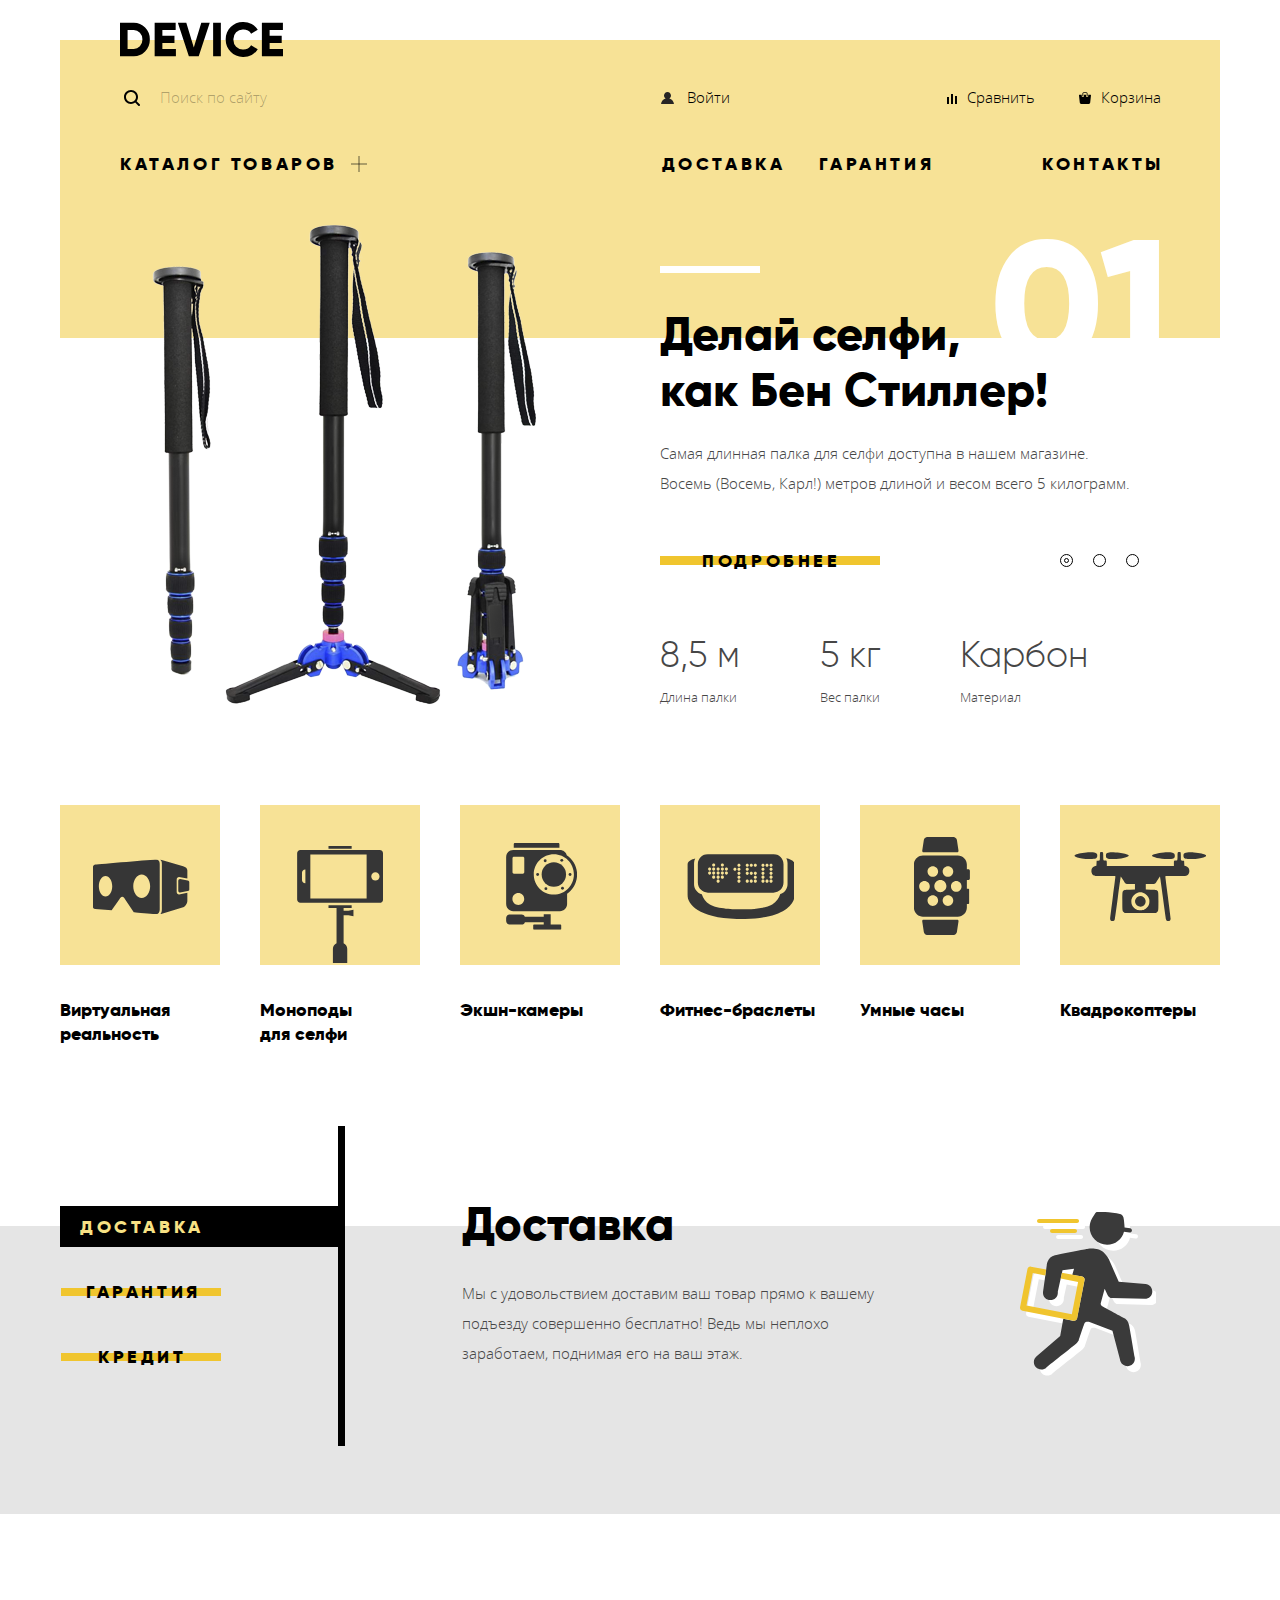
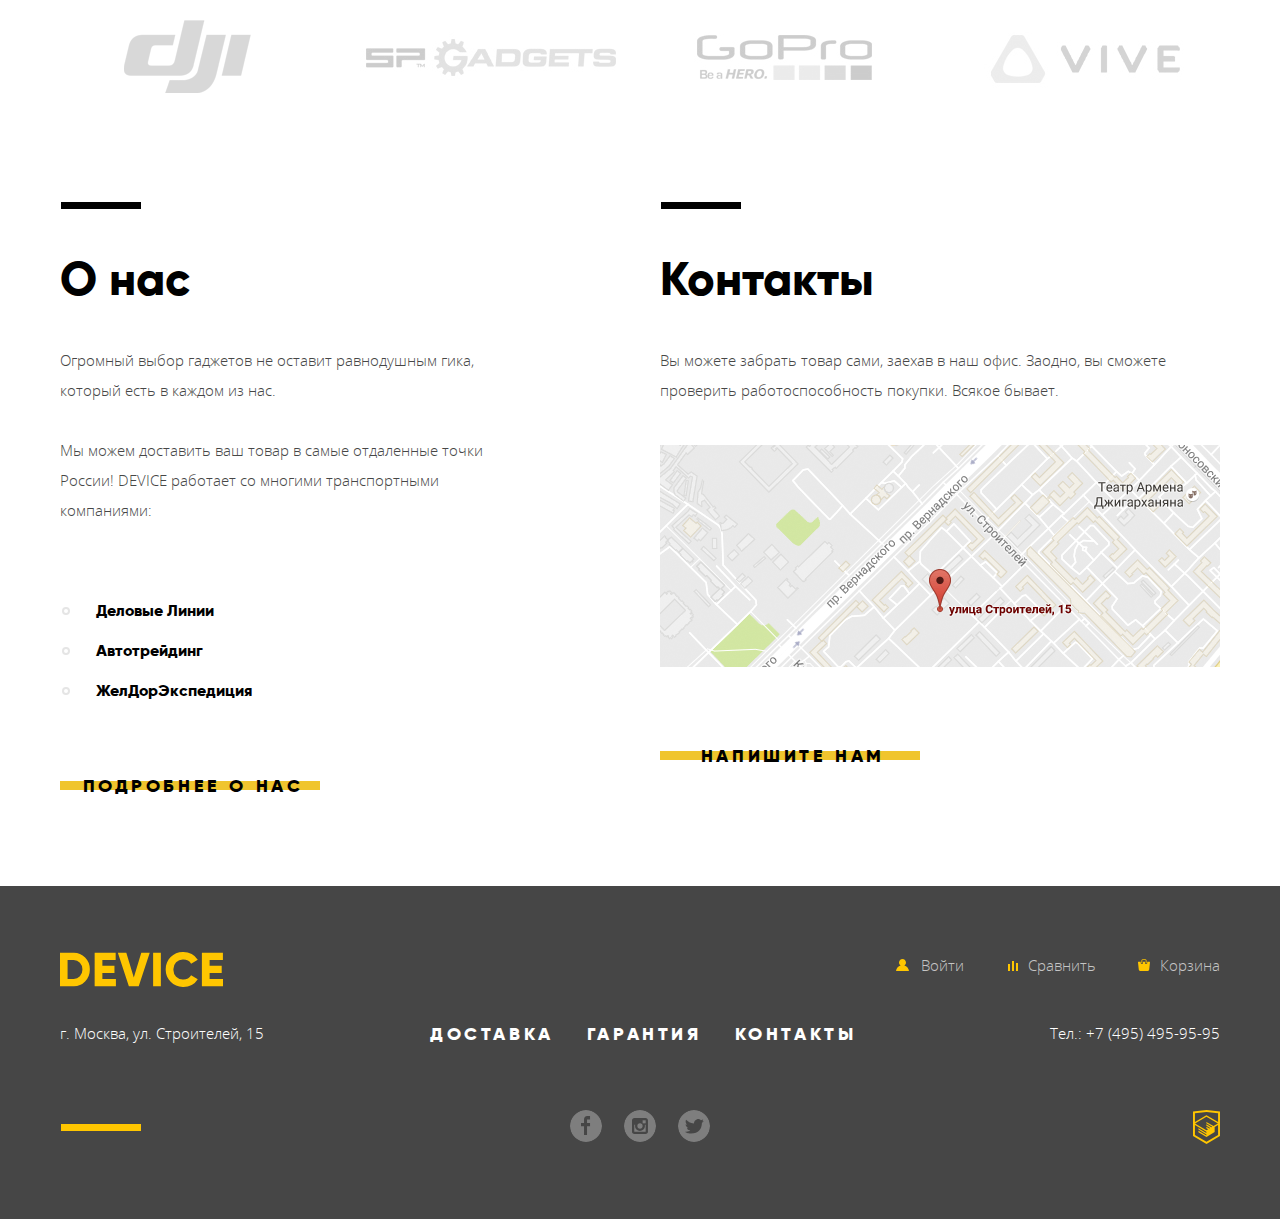
<file: index.html>
<!DOCTYPE html>
<html lang="ru">
  <head>
    <meta charset="utf-8">
    <title>HTML Academy: Девайс</title>
    <link href="css/normalize.css" rel="stylesheet">
    <link href="css/style.min.css" rel="stylesheet">
  </head>
  <body>

    <header class="main-header">
      <div class="main-header-top">
        <a class="main-header-logo">
          <img src="img/index-logo.svg" width="163" height="35" alt="Логотип интернет-магазина «DEVICE»">
        </a>
        <form class="main-header-search" action="https://echo.htmlacademy.ru" method="get">
          <label for="search-box"><span class="visually-hidden">Поиск:</span></label>
          <input class="search-field" id="search-box" type="search" name="search" placeholder="Поиск по сайту">
          <button class="search-button" type="submit">Найти</button>
        </form>
        <div class="header-user-container">
          <ul class="header-user-nav">
            <li><a class="login-link" href="account.html">Войти</a></li>
          </ul>
          <div class="header-link-wrapper">
            <a class="main-header-compare" href="compare-list.html">Сравнить</a>
            <a class="main-header-cart" href="cart.html">Корзина</a>
          </div>
        </div>
      </div>
      <div class="main-header-bottom">
        <nav class="site-nav">
          <ul class="site-nav-list">
            <li class="site-nav-item site-nav-item-dropdown">
              <a class="site-nav-link" href="catalog.html">Каталог товаров</a>
              <ul class="dropdown-submenu">
                <li>
                  <ul class="submenu-list">
                    <li><a href="virtual-reality.html">Виртуальная реальность</a></li>
                    <li><a href="inner.html">Моноподы для селфи</a></li>
                    <li><a href="cameras.html">Экшн-камеры</a></li>
                  </ul>
                </li>
                <li>
                  <ul class="submenu-list">
                    <li><a href="bracelets.html">Фитнес-браслеты</a></li>
                    <li><a href="smartwatch.html">Умные часы</a></li>
                  </ul>
                </li>
                <li>
                  <ul class="submenu-list">
                    <li><a href="quadcopters.html">Квадрокоптеры</a></li>
                  </ul>
                </li>
              </ul>
            </li>
            <li class="site-nav-item"><a class="site-nav-link" href="delivery.html">Доставка</a></li>
            <li class="site-nav-item"><a class="site-nav-link" href="guarantee.html">Гарантия</a></li>
            <li class="site-nav-item"><a class="site-nav-link" href="contacts.html">Контакты</a></li>
          </ul>
        </nav>
      </div>
    </header>

    <main>
      <h1 class="visually-hidden">Интернет-магазин "DEVICE"</h1>
      <div class="section-container">
        <section class="promo-slider">
          <h2 class="visually-hidden">Популярные товары</h2>
          <div class="promo-slider-controls">
            <button class="promo-slider-button active" type="button" onclick="currentPromoSlide(1)"></button>
            <button class="promo-slider-button" type="button" onclick="currentPromoSlide(2)"></button>
            <button class="promo-slider-button" type="button" onclick="currentPromoSlide(3)"></button>
          </div>
          <ul class="promo-slider-list">
            <li class="promo-slider-item promo-slide-1">
              <div class="item-container">
                <p class="promo-slider-image">
                  <img src="img/slider-promo-1.png" width="384" height="486" alt="Палка для селфи">
                </p>
                <div class="promo-slider-wrapper">
                  <span class="slide-counter">01</span>
                  <h3 class="slide-title">Делай селфи,<br>как Бен Стиллер!</h3>
                  <p class="slide-text">Самая длинная палка для селфи доступна в нашем магазине. Восемь (Восемь, Карл!) метров длиной и весом всего 5 килограмм.</p>
                  <a class="button-yellow" href="popular-item-1.html">Подробнее</a>
                  <dl class="slide-item-features">
                    <div class="item-features-wrapper">
                      <dt class="feature-name">Длина палки</dt>
                      <dd class="feature-description">8,5 м</dd>
                    </div>
                    <div class="item-features-wrapper">
                      <dt class="feature-name">Вес палки</dt>
                      <dd class="feature-description">5 кг</dd>
                    </div>
                    <div class="item-features-wrapper">
                      <dt class="feature-name">Материал</dt>
                      <dd class="feature-description">Карбон</dd>
                    </div>
                  </dl>
                </div>
              </div>
            </li>
            <li class="promo-slider-item promo-slide-2">
              <div class="item-container">
                <p class="promo-slider-image">
                  <img src="img/slider-promo-2.png" width="345" height="485" alt="Фитнес-браслет">
                </p>
                <div class="promo-slider-wrapper">
                  <span class="slide-counter">02</span>
                  <h3 class="slide-title">Худеем правильно!</h3>
                  <p class="slide-text">Мотивирующие фитнес-браслеты помогут найти в себе силы не пропускать занятия и соблюдать диету.</p>
                  <a class="button-yellow" href="popular-item-2.html">Подробнее</a>
                  <dl class="slide-item-features">
                    <div class="item-features-wrapper">
                      <dt class="feature-name">Без подзарядки</dt>
                      <dd class="feature-description">48 часов</dd>
                    </div>
                  </dl>
                </div>
              </div>
            </li>
            <li class="promo-slider-item promo-slide-3">
              <div class="item-container">
                <p class="promo-slider-image">
                  <img src="img/slider-promo-3.png" width="526" height="334" alt="Квадрокоптер">
                </p>
                <div class="promo-slider-wrapper">
                  <span class="slide-counter">03</span>
                  <h3 class="slide-title">Порхает как бабочка, жалит как пчела!</h3>
                  <p class="slide-text">Этот обычный, на первый взгляд, квадрокоптер оснащен мощным лазером, замаскированным под стандартную камеру.</p>
                  <a class="button-yellow" href="popular-item-3.html">Подробнее</a>
                  <dl class="slide-item-features">
                    <div class="item-features-wrapper">
                      <dt class="feature-name">Дальность полета</dt>
                      <dd class="feature-description">800 м</dd>
                    </div>
                    <div class="item-features-wrapper">
                      <dt class="feature-name">Радиус поражения</dt>
                      <dd class="feature-description">50 м</dd>
                    </div>
                  </dl>
                </div>
              </div>
            </li>
          </ul>
        </section>
        <section class="catalog-sections">
          <h2 class="visually-hidden">Разделы каталога товаров</h2>
          <ul class="sections-list">
            <li>
              <a class="section-item" href="virtual-reality.html">
                <p class="section-item-image">
                  <img src="img/section-1.svg" width="97" height="55" alt="Виртуальная реальность">
                </p>
                <h3>Виртуальная реальность</h3>
              </a>
            </li>
            <li>
              <a class="section-item" href="monopods.html">
                <p class="section-item-image section-item-image-diff">
                  <img src="img/section-2.svg" width="86" height="117" alt="Моноподы для селфи">
                </p>
                <h3>Моноподы для&#160;селфи</h3>
              </a>
            </li>
            <li>
              <a class="section-item" href="cameras.html">
                <p class="section-item-image">
                  <img src="img/section-3.svg" width="71" height="87" alt="Экшн-камеры">
                </p>
                <h3>Экшн-камеры</h3>
              </a>
            </li>
            <li>
              <a class="section-item" href="bracelets.html">
                <p class="section-item-image">
                  <img src="img/section-4.svg" width="107" height="65" alt="Фитнес-браслеты">
                </p>
                <h3>Фитнес-браслеты</h3>
              </a>
            </li>
            <li>
              <a class="section-item" href="smartwatch.html">
                <p class="section-item-image">
                  <img src="img/section-5.svg" width="56" height="98" alt="Умные часы">
                </p>
                <h3>Умные часы</h3>
              </a>
            </li>
            <li>
              <a class="section-item" href="quadcopters.html">
                <p class="section-item-image">
                  <img src="img/section-6.svg" width="132" height="69" alt="Квадрокоптеры">
                </p>
                <h3>Квадрокоптеры</h3>
              </a>
            </li>
          </ul>
        </section>
      </div>
      <section class="services-slider">
        <h2 class="visually-hidden">Сервисы интернет-магазина</h2>
        <div class="services-slider-wrapper">
          <div class="services-slider-controls">
            <button class="services-slider-button button-yellow active" type="button" onclick="currentServiceSlide(1)">Доставка</button>
            <button class="services-slider-button button-yellow" type="button" onclick="currentServiceSlide(2)">Гарантия</button>
            <button class="services-slider-button button-yellow" type="button" onclick="currentServiceSlide(3)">Кредит</button>
          </div>
          <ul class="services-slider-list">
            <li class="services-slider-item services-slider-item-1">
              <h3 class="slide-title">Доставка</h3>
              <p class="slide-text">Мы с удовольствием доставим ваш товар прямо к вашему подъезду совершенно бесплатно! Ведь мы неплохо заработаем, поднимая его на ваш этаж.</p>
            </li>
            <li class="services-slider-item services-slider-item-2">
              <h3 class="slide-title">Гарантия</h3>
              <p class="slide-text">Если из-за возгорания купленного у нас товара у вас сгорит дом — не переживайте, мы выдадим вам новый.</p>
              <p class="slide-text">Товар, не дом, конечно же.</p>
            </li>
            <li class="services-slider-item services-slider-item-3">
              <h3 class="slide-title">Кредит</h3>
              <p class="slide-text">Залезть в долговую яму стало проще! Кредитные консультанты подберут для вас наиболее выгодные условия кредита. Выгодные для нашего банка, разумеется.</p>
            </li>
          </ul>
        </div>
      </section>
      <div class="section-container">
        <section class="popular-brands">
          <h2 class="visually-hidden">Популярные бренды</h2>
          <ul class="brands-list">
            <li>
              <a class="brand-item brand-item-1" href="#">
                <img src="img/logo-1-0.png" width="260" height="100" alt="Логотип «Dji»">
              </a>
            </li>
            <li>
              <a class="brand-item brand-item-2" href="#">
                <img src="img/logo-2-0.png" width="260" height="100" alt="Логотип «SP Gadgets»">
              </a>
            </li>
            <li>
              <a class="brand-item brand-item-3" href="#">
                <img src="img/logo-3-0.png" width="260" height="100" alt="Логотип «GoPro»">
              </a>
            </li>
            <li>
              <a class="brand-item brand-item-4" href="#">
                <img src="img/logo-4-0.png" width="260" height="100" alt="Логотип «Vive»">
              </a>
            </li>
          </ul>
        </section>
        <div class="company-wrapper">
          <section class="company-info">
            <h2>О нас</h2>
            <p>Огромный выбор гаджетов не оставит равнодушным гика, который есть в каждом из нас.</p>
            <p>Мы можем доставить ваш товар в самые отдаленные точки России! DEVICE работает со многими транспортными компаниями:</p>
            <ul class="transport-list">
              <li>Деловые Линии</li>
              <li>Автотрейдинг</li>
              <li>ЖелДорЭкспедиция</li>
            </ul>
            <a class="button-yellow button-yellow-company" href="company.html">Подробнее о нас</a>
          </section>
          <section class="company-contact">
            <h2>Контакты</h2>
            <p>Вы можете забрать товар сами, заехав в наш офис. Заодно, вы сможете проверить работоспособность покупки. Всякое бывает.</p>
            <a class="map-link" href="map.html">
              <img src="img/map-small.png" width="560" height="222" alt="Офис компании по адресу: г. Москва, ул. Строителей, 15">
            </a>
            <a class="button-yellow button-yellow-company button-company-contact" href="writeus.html">Напишите нам</a>
          </section>
        </div>
      </div>
    </main>

    <footer class="main-footer">
      <div class="main-footer-container">
        <div class="main-footer-top">
          <a class="main-footer-logo">
            <img src="img/index-logo-footer.svg" width="163" height="35" alt="Логотип интернет-магазина «DEVICE»">
          </a>
          <div class="footer-top-wrapper">
            <ul class="footer-user-nav">
              <li><a class="login-link" href="account.html">Войти</a></li>
            </ul>
            <a class="main-footer-compare" href="compare-list.html">Сравнить</a>
            <a class="main-footer-cart" href="cart.html">Корзина</a>
          </div>
        </div>
        <div class="main-footer-middle">
          <p class="main-footer-address">г. Москва, ул. Строителей, 15</p>
          <ul class="footer-site-nav">
            <li><a class="site-nav-link" href="delivery.html">Доставка</a></li>
            <li><a class="site-nav-link" href="guarantee.html">Гарантия</a></li>
            <li><a class="site-nav-link site-nav-link-last" href="contacts.html">Контакты</a></li>
          </ul>
          <p class="main-footer-phone">Тел.: <a href="tel:+74954959595">+7 (495) 495-95-95</a></p>
        </div>
        <div class="main-footer-bottom">
          <ul class="main-footer-socials">
            <li><a class="button-social button-social-fb" href="#" aria-label="Интернет-магазин «DEVICE» на Фейсбук"></a></li>
            <li><a class="button-social button-social-ig" href="#" aria-label="Интернет-магазин «DEVICE» в Инстаграм"></a></li>
            <li><a class="button-social button-social-tw" href="#" aria-label="Интернет-магазин «DEVICE» в Твиттер"></a></li>
          </ul>
          <a class="logo-html-link" href="https://htmlacademy.ru/intensive/htmlcss" aria-label="Логотип «HTML Academy»">
            <img src="img/logo-html.svg" width="27" height="35" alt="Логотип «HTML Academy»">
          </a>
        </div>
      </div>
    </footer>

    <section class="modal modal-message">
      <h2 class="visually-hidden">Написать сообщение</h2>
      <form class="modal-message-form" action="https://echo.htmlacademy.ru" method="post">
        <p>
          <label for="name-field">Ваше имя:</label>
          <input type="text" name="user-name" id="name-field" placeholder="Имя Фамилия" required>
        </p>
        <p>
          <label for="email-field">Ваш e-mail:</label>
          <input type="email" name="user-email" id="email-field" placeholder="email@example.com" required>
        </p>
        <p>
          <label for="message-field">Текст письма:</label>
          <textarea name="user-message" id="message-field" placeholder="В свободной форме" required></textarea>
        </p>
        <button class="button-yellow button-message-form" type="submit">Отправить</button>
      </form>
      <button class="modal-close" type="button" aria-label="Закрыть"></button>
    </section>

    <section class="modal modal-map">
      <h2 class="visually-hidden">Как до нас добраться</h2>
      <iframe src="https://www.google.com/maps/embed?pb=!1m18!1m12!1m3!1d2249.1123749473036!2d37.52742931521937!3d55.687034004530915!2m3!1f0!2f0!3f0!3m2!1i1024!2i768!4f13.1!3m3!1m2!1s0x46b54cf65f5c8955%3A0x694710ccd55501e!2sUlitsa+Stroiteley%2C+15%2C+Moskva%2C+Russia%2C+119311!5e0!3m2!1sen!2sge!4v1550829403255" width="960" height="560" allowfullscreen></iframe>
      <p><img src="img/map-big.png" width="960" height="560" alt="Офис компании по адресу: г. Москва, ул. Строителей, 15"></p>
      <button class="modal-close" type="button" aria-label="Закрыть"></button>
    </section>

    <script src="js/scripts.min.js"></script>

  </body>
</html>
</file>
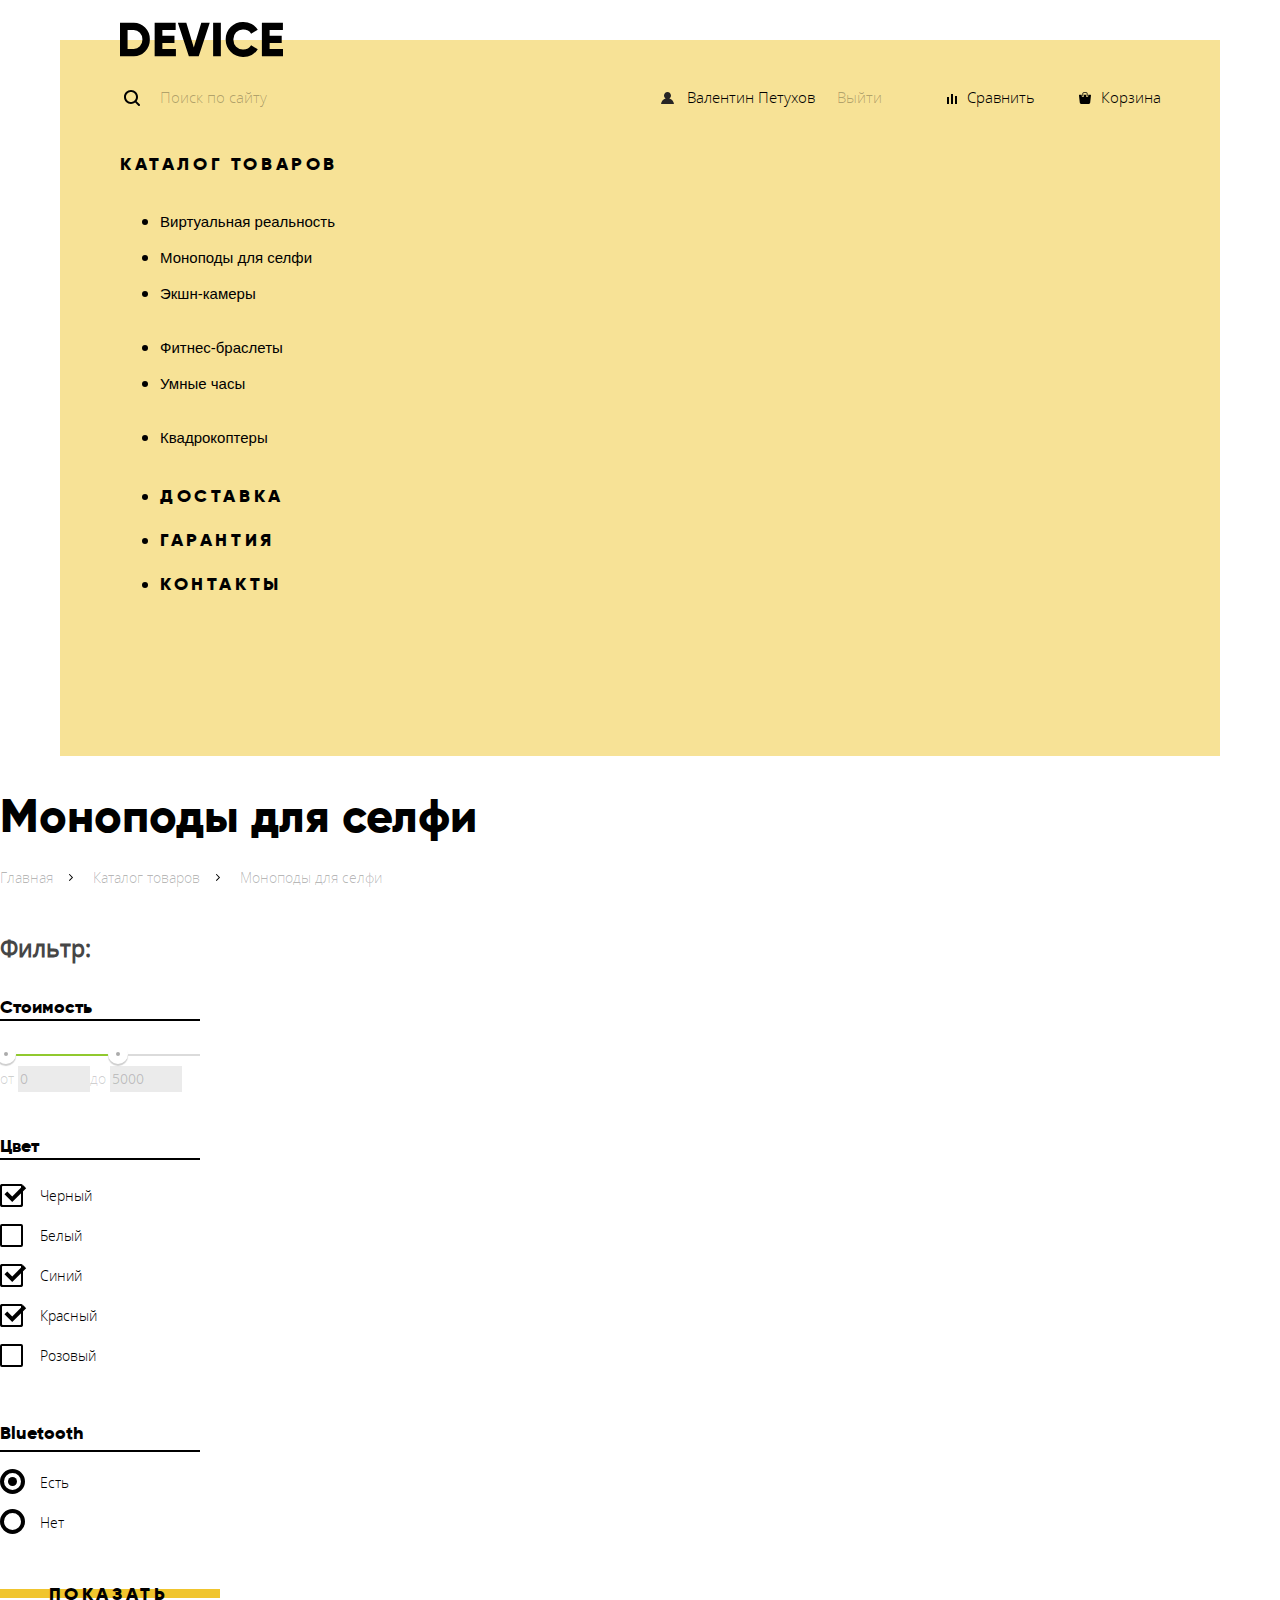
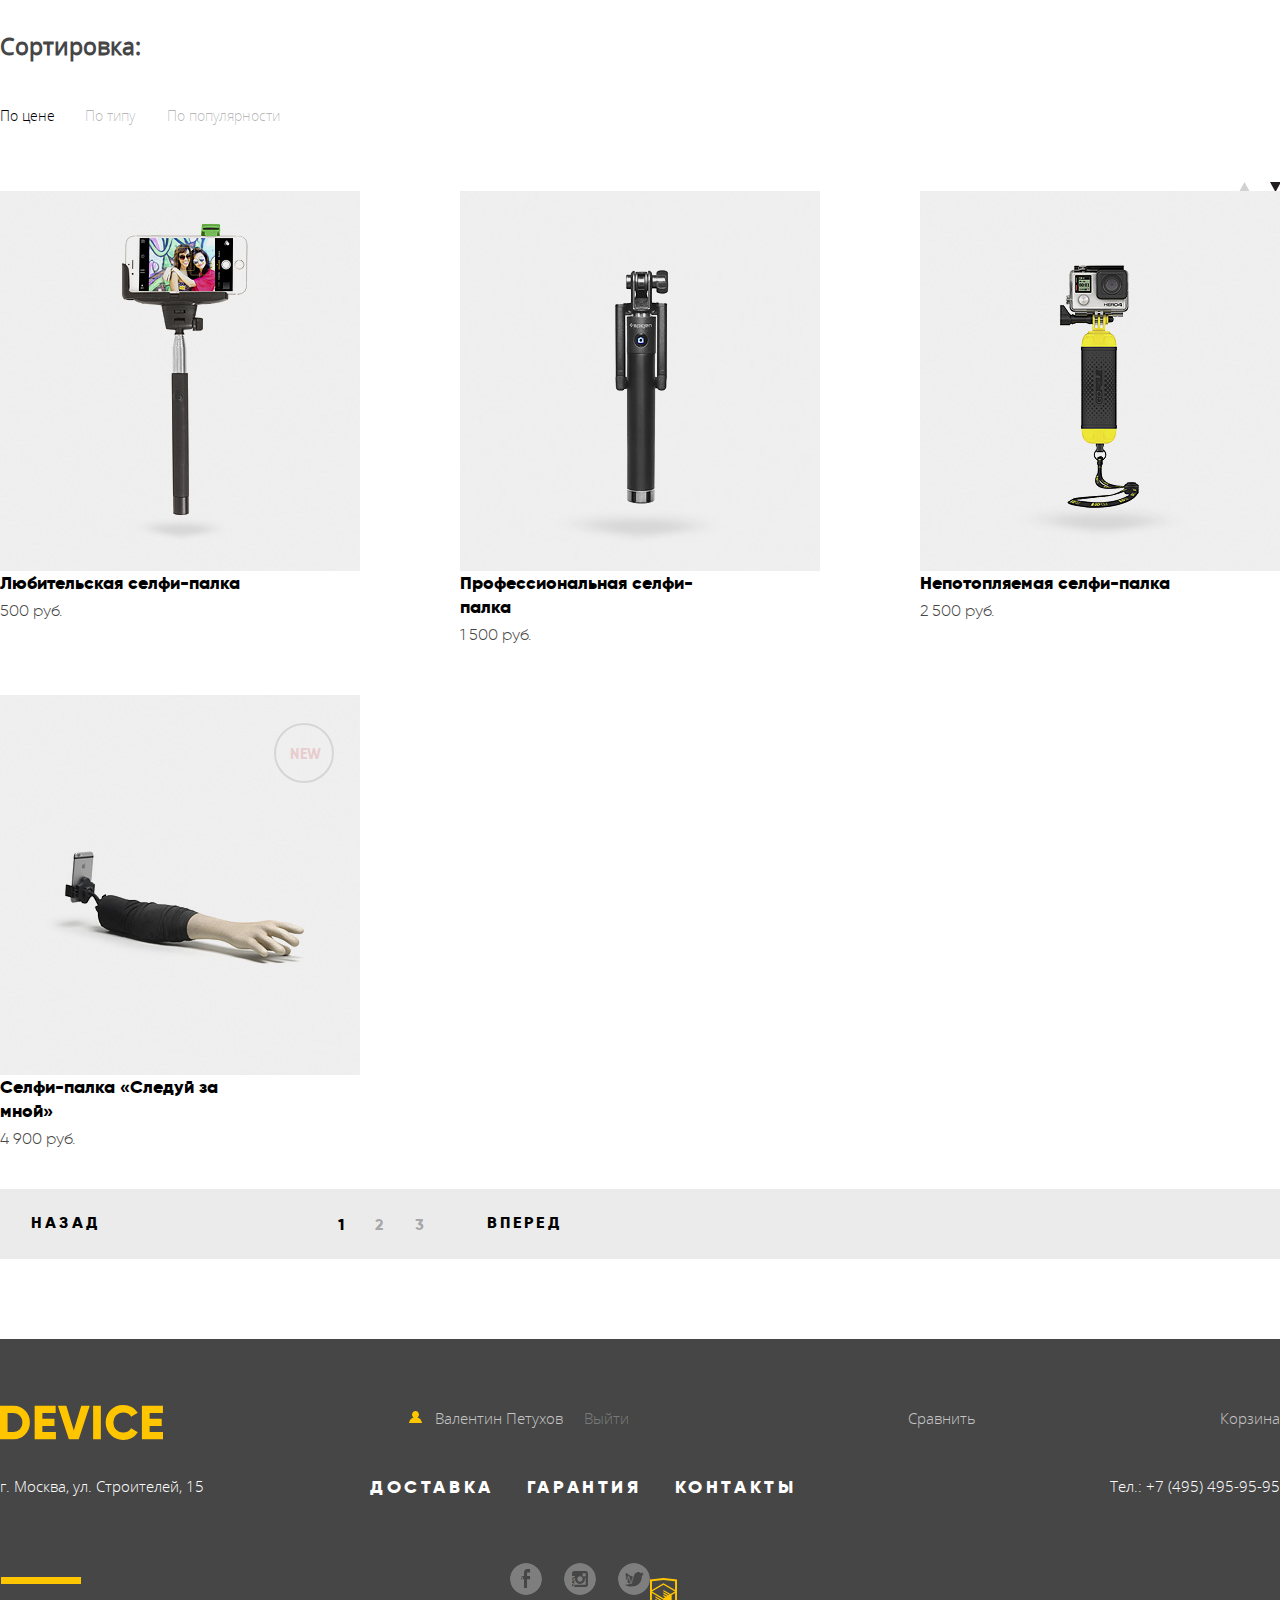
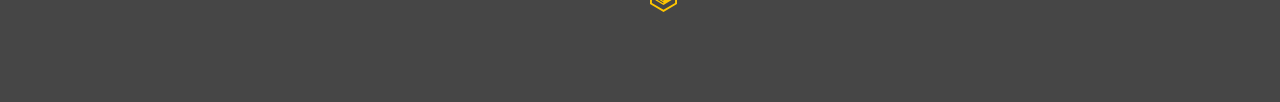
<file: catalog.html>
<!DOCTYPE html>
<html lang="ru">
  <head>
    <meta charset="utf-8">
    <title>HTML Academy: Девайс - Каталог</title>
    <link href="css/normalize.css" rel="stylesheet">
    <link href="css/style.css" rel="stylesheet">
  </head>
  <body>

    <header class="main-header">
      <div class="main-header-top">
        <a class="main-header-logo" href="index.html">
          <img src="img/index-logo.svg" width="163" height="35" alt="Логотип интернет-магазина «DEVICE»">
        </a>
        <form class="main-header-search" action="https://echo.htmlacademy.ru" method="get">
          <label for="search-box"><span class="visually-hidden">Поиск:</span></label>
          <input class="search-field" id="search-box" type="search" name="search" placeholder="Поиск по сайту">
          <button class="search-button" type="submit">Найти</button>
        </form>
        <ul class="header-user-nav">
          <li><a class="user-account" href="user-profile.html">Валентин Петухов</a></li>
          <li><a class="logout-link" href="#">Выйти</a></li>
        </ul>
        <a class="main-header-compare" href="compare-list.html">Сравнить</a>
        <a class="main-header-cart" href="cart.html">Корзина</a>
      </div>
      <div class="main-header-bottom">
        <nav class="site-nav">
          <div class="site-nav-catalog">
            <a class="site-nav-link" href="catalog.html">Каталог товаров</a>
            <div class="site-nav-submenu">
              <ul class="submenu-list">
                <li><a href="virtual-reality.html">Виртуальная реальность</a></li>
                <li><a href="monopods.html">Моноподы для селфи</a></li>
                <li><a href="cameras.html">Экшн-камеры</a></li>
              </ul>
              <ul class="submenu-list">
                <li><a href="bracelets.html">Фитнес-браслеты</a></li>
                <li><a href="smartwatch.html">Умные часы</a></li>
              </ul>
              <ul class="submenu-list">
                <li><a href="quadcopters.html">Квадрокоптеры</a></li>
              </ul>
            </div>
          </div>
          <ul class="site-nav-company">
            <li><a class="site-nav-link" href="delivery.html">Доставка</a></li>
            <li><a class="site-nav-link" href="guarantee.html">Гарантия</a></li>
            <li><a class="site-nav-link" href="contacts.html">Контакты</a></li>
          </ul>
        </nav>
      </div>
    </header>

    <main class="catalog-page">
      <h1 class="page-title">Моноподы для селфи</h1>
      <ul class="breadcrumbs">
        <li><a href="index.html">Главная</a></li>
        <li><a href="catalog.html">Каталог товаров</a></li>
        <li><a class="breadcrumbs-current">Моноподы для селфи</a></li>
      </ul>
      <section class="filters">
        <h2 class="filters-title">Фильтр:</h2>
        <form class="filter-form" action="https://echo.htmlacademy.ru" method="get">
          <fieldset class="filter-form-item">
            <legend>Стоимость</legend>
            <div class="filter-range">
              <div class="range-controls">
                <div class="scale">
                  <div class="bar"></div>
                </div>
                <div class="price-toggle price-toggle-min"></div>
                <div class="price-toggle price-toggle-max"></div>
              </div>
              <div class="price-controls">
                <label class="price-min">от <input name="price-min" type="text" value="0"></label>
                <label class="price-max">до <input name="price-max" type="text" value="5000"></label>
              </div>
            </div>
          </fieldset>
          <fieldset class="filter-form-item">
            <legend>Цвет</legend>
            <ul class="filter-list">
              <li class="filter-option">
                <input class="visually-hidden filter-input filter-input-checkbox" type="checkbox" name="black" id="color-1" checked>
                <label for="color-1">Черный</label>
              </li>
              <li class="filter-option">
                <input class="visually-hidden filter-input filter-input-checkbox" type="checkbox" name="white" id="color-2">
                <label for="color-2">Белый</label>
              </li>
              <li class="filter-option">
                <input class="visually-hidden filter-input filter-input-checkbox" type="checkbox" name="blue" id="color-3" checked>
                <label for="color-3">Синий</label>
              </li>
              <li class="filter-option">
                <input class="visually-hidden filter-input filter-input-checkbox" type="checkbox" name="red" id="color-4" checked>
                <label for="color-4">Красный</label>
              </li>
              <li class="filter-option">
                <input class="visually-hidden filter-input filter-input-checkbox" type="checkbox" name="pink" id="color-5">
                <label for="color-5">Розовый</label>
              </li>
            </ul>
          </fieldset>
          <fieldset class="filter-form-item">
            <legend>Bluetooth</legend>
            <ul class="filter-list">
              <li class="filter-option">
                <input class="visually-hidden filter-input filter-input-radio" type="radio" name="bluetooth" value="yes" id="bluetooth-yes" checked>
                <label for="bluetooth-yes">Есть</label>
              </li>
              <li class="filter-option">
                <input class="visually-hidden filter-input filter-input-radio" type="radio" name="bluetooth" value="no" id="bluetooth-no">
                <label for="bluetooth-no">Нет</label>
              </li>
            </ul>
          </fieldset>
          <button class="button-yellow" type="submit">Показать</button>
        </form>
      </section>
      <section class="sort-list">
        <h2 class="sort-title">Сортировка:</h2>
        <ul class="sort-kind">
          <li><a class="sort-price sort-price-current">По цене</a></li>
          <li><a class="sort-type" href="sort-type.html">По типу</a></li>
          <li><a class="sort-popular" href="sort-popular.html">По популярности</a></li>
        </ul>
        <ul class="sort-updown">
          <li><a class="sort-up sort-up-current">По возрастанию</a></li>
          <li><a class="sort-down" href="sort-down.html">По убыванию</a></li>
        </ul>
      </section>
      <section class="catalog">
        <h2 class="visually-hidden">Список моноподов</h2>
        <ul class="catalog-list">
          <li class="catalog-item">
            <div class="catalog-item-actions">
              <a class="button-yellow" href="cart.html">В корзину</a>
              <a class="button-compare" href="compare-list.html">Добавить к сравнению</a>
            </div>
            <p class="item-image">
              <img src="img/item-1.jpg" width="360" height="380" alt="Любительская селфи-палка">
            </p>
            <h3><a class="item-title" href="catalog-item-1.html">Любительская селфи-палка</a></h3>
            <span class="item-price">500 руб.</span>
          </li>
          <li class="catalog-item">
            <div class="catalog-item-actions">
              <a class="button-yellow" href="cart.html">В корзину</a>
              <a class="button-compare" href="compare-list.html">Добавить к сравнению</a>
            </div>
            <p class="item-image">
              <img src="img/item-2.jpg" width="360" height="380" alt="Профессиональная селфи-палка ">
            </p>
            <h3><a class="item-title" href="catalog-item-2.html">Профессиональная селфи-палка </a></h3>
            <span class="item-price">1 500 руб.</span>
          </li>
          <li class="catalog-item">
            <div class="catalog-item-actions">
              <a class="button-yellow" href="cart.html">В корзину</a>
              <a class="button-compare" href="compare-list.html">Добавить к сравнению</a>
            </div>
            <p class="item-image">
              <img src="img/item-3.jpg" width="360" height="380" alt="Непотопляемая селфи-палка">
            </p>
            <h3><a class="item-title" href="catalog-item-3.html">Непотопляемая селфи-палка</a></h3>
            <span class="item-price">2 500 руб.</span>
          </li>
          <li class="catalog-item catalog-item-new">
            <div class="catalog-item-actions">
              <a class="button-yellow" href="cart.html">В корзину</a>
              <a class="button-compare" href="compare-list.html">Добавить к сравнению</a>
            </div>
            <p class="item-image">
              <img src="img/item-4.jpg" width="360" height="380" alt="Селфи-палка «Следуй за мной»">
            </p>
            <h3><a class="item-title" href="catalog-item-4.html">Селфи-палка «Следуй за мной»</a></h3>
            <span class="item-price">4 900 руб.</span>
          </li>
        </ul>
        <ul class="pagination-list">
          <li class="pagination-prev"><a>Назад</a></li>
          <li class="pagination-item pagination-item-current"><a>1</a></li>
          <li class="pagination-item"><a href="#">2</a></li>
          <li class="pagination-item"><a href="#">3</a></li>
          <li class="pagination-next"><a href="#">Вперед</a></li>
        </ul>
      </section>
    </main>

    <footer class="main-footer">
      <div class="main-footer-top">
        <a class="main-footer-logo" href="index.html">
          <img src="img/index-logo-footer.svg" width="163" height="35" alt="Логотип интернет-магазина «DEVICE»">
        </a>
        <ul class="footer-user-nav">
          <li><a class="user-account" href="user-profile.html">Валентин Петухов</a></li>
          <li><a class="logout-link" href="#">Выйти</a></li>
        </ul>
        <a class="main-footer-compare" href="compare-list.html">Сравнить</a>
        <a class="main-footer-cart" href="cart.html">Корзина</a>
      </div>
      <div class="main-footer-middle">
        <p class="main-footer-address">г. Москва, ул. Строителей, 15</p>
        <ul class="footer-site-nav">
          <li><a class="site-nav-link" href="delivery.html">Доставка</a></li>
          <li><a class="site-nav-link" href="guarantee.html">Гарантия</a></li>
          <li><a class="site-nav-link" href="contacts.html">Контакты</a></li>
        </ul>
        <p class="main-footer-phone">Тел.: <a href="tel:+74954959595">+7 (495) 495-95-95</a></p>
      </div>
      <div class="main-footer-bottom">
        <ul class="main-footer-socials"><!--Текст внутри ссылок на соцсети временно (после стилизации удалю)-->
          <li><a class="button-social button-social-fb" href="#" aria-label="Интернет-магазин «DEVICE» на Фейсбук">fb</a></li>
          <li><a class="button-social button-social-ig" href="#" aria-label="Интернет-магазин «DEVICE» в Инстаграм">ig</a></li>
          <li><a class="button-social button-social-tw" href="#" aria-label="Интернет-магазин «DEVICE» в Твиттер">tw</a></li>
        </ul>
        <p class="main-footer-copyright">
          <a class="button" href="https://htmlacademy.ru/intensive/htmlcss" aria-label="Логотип «HTML Academy»">
            <img src="img/logo-html.svg" width="27" height="35" alt="Логотип «HTML Academy»">
          </a>
        </p>
      </div>
    </footer>

  </body>
</html>
</file>
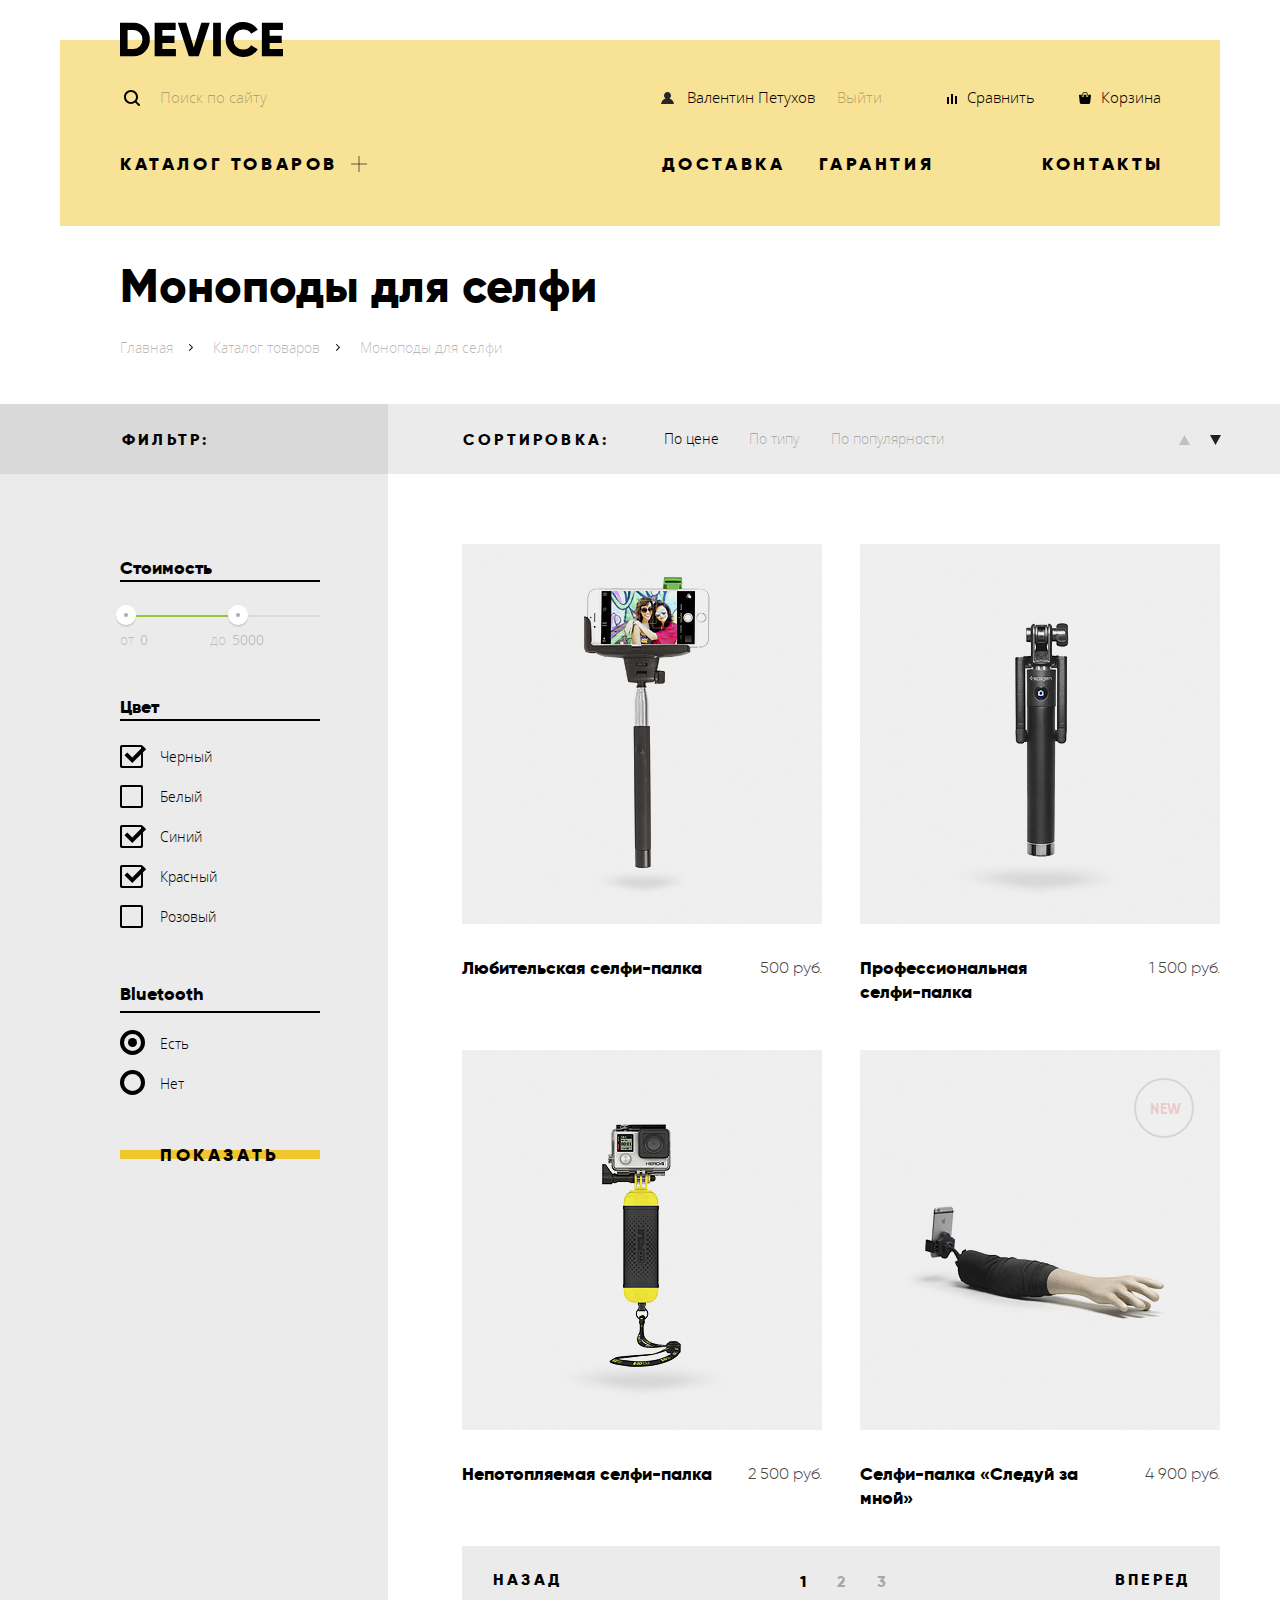
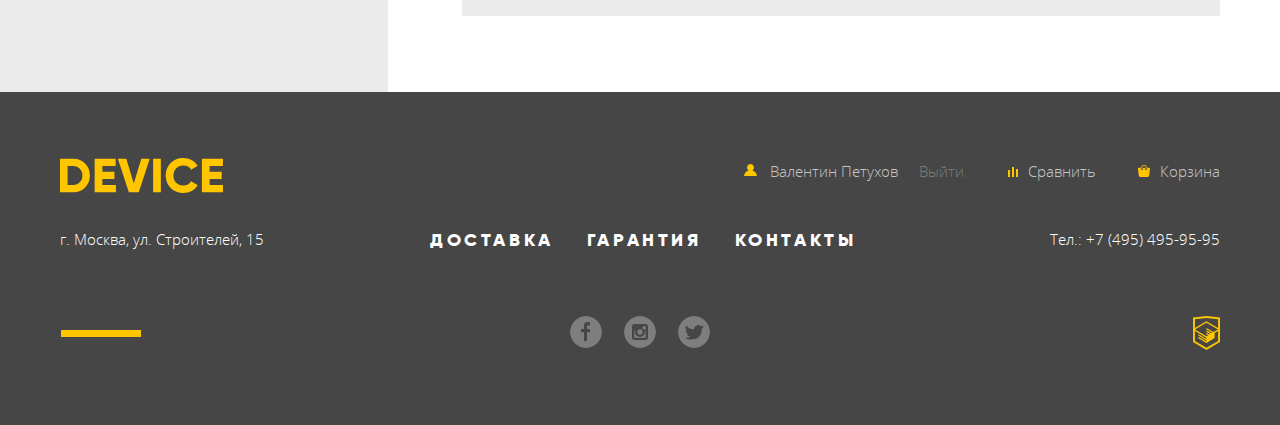
<file: inner.html>
<!DOCTYPE html>
<html lang="ru">
  <head>
    <meta charset="utf-8">
    <title>HTML Academy: Девайс - Каталог</title>
    <link href="css/normalize.css" rel="stylesheet">
    <link href="css/style.min.css" rel="stylesheet">
  </head>
  <body>

    <header class="main-header main-header-inner">
      <div class="main-header-top">
        <a class="main-header-logo" href="index.html">
          <img src="img/index-logo.svg" width="163" height="35" alt="Логотип интернет-магазина «DEVICE»">
        </a>
        <form class="main-header-search" action="https://echo.htmlacademy.ru" method="get">
          <label for="search-box"><span class="visually-hidden">Поиск:</span></label>
          <input class="search-field" id="search-box" type="search" name="search" placeholder="Поиск по сайту">
          <button class="search-button" type="submit">Найти</button>
        </form>
        <div class="header-user-container">
          <ul class="header-user-nav">
            <li><a class="user-account" href="user-profile.html">Валентин Петухов</a></li>
            <li><a class="logout-link" href="#">Выйти</a></li>
          </ul>
          <div class="header-link-wrapper">
            <a class="main-header-compare" href="compare-list.html">Сравнить</a>
            <a class="main-header-cart" href="cart.html">Корзина</a>
          </div>
        </div>
      </div>
      <div class="main-header-bottom">
        <nav class="site-nav">
          <ul class="site-nav-list">
            <li class="site-nav-item site-nav-item-dropdown">
              <a class="site-nav-link" href="catalog.html">Каталог товаров</a>
              <ul class="dropdown-submenu">
                <li>
                  <ul class="submenu-list">
                    <li><a href="virtual-reality.html">Виртуальная реальность</a></li>
                    <li><a href="inner.html">Моноподы для селфи</a></li>
                    <li><a href="cameras.html">Экшн-камеры</a></li>
                  </ul>
                </li>
                <li>
                  <ul class="submenu-list">
                    <li><a href="bracelets.html">Фитнес-браслеты</a></li>
                    <li><a href="smartwatch.html">Умные часы</a></li>
                  </ul>
                </li>
                <li>
                  <ul class="submenu-list">
                    <li><a href="quadcopters.html">Квадрокоптеры</a></li>
                  </ul>
                </li>
              </ul>
            </li>
            <li class="site-nav-item"><a class="site-nav-link" href="delivery.html">Доставка</a></li>
            <li class="site-nav-item"><a class="site-nav-link" href="guarantee.html">Гарантия</a></li>
            <li class="site-nav-item"><a class="site-nav-link" href="contacts.html">Контакты</a></li>
          </ul>
        </nav>
      </div>
    </header>

    <main class="catalog-page">
      <div class="page-title-wrapper">
        <h1 class="page-title">Моноподы для селфи</h1>
        <ul class="breadcrumbs">
          <li><a href="index.html">Главная</a></li>
          <li><a href="catalog.html">Каталог товаров</a></li>
          <li><a class="breadcrumbs-current">Моноподы для селфи</a></li>
        </ul>
      </div>
      <div class="catalog-page-container">
        <div class="page-top">
          <div class="columns-wrapper">
            <div class="column-left">
              <h2 class="filters-title">Фильтр:</h2>
            </div>
            <div class="column-right column-gray">
              <section class="sort-list">
                <h2 class="sort-title">Сортировка:</h2>
                <ul class="sort-kind">
                  <li><a class="sort-price sort-price-current">По цене</a></li>
                  <li><a class="sort-type" href="sort-type.html">По типу</a></li>
                  <li><a class="sort-popular" href="sort-popular.html">По популярности</a></li>
                </ul>
                <ul class="sort-updown">
                  <li><a class="sort-up" href="sort-up.html" aria-label="По возрастанию"></a></li>
                  <li><a class="sort-down sort-down-current" aria-label="По убыванию"></a></li>
                </ul>
              </section>
            </div>
          </div>
        </div>
        <div class="page-bottom">
          <div class="columns-wrapper">
            <div class="column-left">
              <form class="filter-form" action="https://echo.htmlacademy.ru" method="get">
                <fieldset class="filter-form-item">
                  <legend>Стоимость</legend>
                  <div class="filter-range">
                    <div class="range-controls">
                      <div class="scale">
                        <div class="bar"></div>
                      </div>
                      <div class="price-toggle price-toggle-min"></div>
                      <div class="price-toggle price-toggle-max"></div>
                    </div>
                    <div class="price-controls">
                      <label class="price-min">от <input name="price-min" type="text" value="0"></label>
                      <label class="price-max">до <input name="price-max" type="text" value="5000"></label>
                    </div>
                  </div>
                </fieldset>
                <fieldset class="filter-form-item">
                  <legend>Цвет</legend>
                  <ul class="filter-list">
                    <li class="filter-option">
                      <input class="visually-hidden filter-input filter-input-checkbox" type="checkbox" name="black" id="color-1" checked>
                      <label for="color-1">Черный</label>
                    </li>
                    <li class="filter-option">
                      <input class="visually-hidden filter-input filter-input-checkbox" type="checkbox" name="white" id="color-2">
                      <label for="color-2">Белый</label>
                    </li>
                    <li class="filter-option">
                      <input class="visually-hidden filter-input filter-input-checkbox" type="checkbox" name="blue" id="color-3" checked>
                      <label for="color-3">Синий</label>
                    </li>
                    <li class="filter-option">
                      <input class="visually-hidden filter-input filter-input-checkbox" type="checkbox" name="red" id="color-4" checked>
                      <label for="color-4">Красный</label>
                    </li>
                    <li class="filter-option">
                      <input class="visually-hidden filter-input filter-input-checkbox" type="checkbox" name="pink" id="color-5">
                      <label for="color-5">Розовый</label>
                    </li>
                  </ul>
                </fieldset>
                <fieldset class="filter-form-item">
                  <legend>Bluetooth</legend>
                  <ul class="filter-list">
                    <li class="filter-option">
                      <input class="visually-hidden filter-input filter-input-radio" type="radio" name="bluetooth" value="yes" id="bluetooth-yes" checked>
                      <label for="bluetooth-yes">Есть</label>
                    </li>
                    <li class="filter-option">
                      <input class="visually-hidden filter-input filter-input-radio" type="radio" name="bluetooth" value="no" id="bluetooth-no">
                      <label for="bluetooth-no">Нет</label>
                    </li>
                  </ul>
                </fieldset>
                <button class="button-yellow filter-form-button" type="submit">Показать</button>
              </form>
            </div>
            <div class="column-right column-white">
              <section class="catalog">
                <h2 class="visually-hidden">Список моноподов</h2>
                <ul class="catalog-list">
                  <li class="catalog-item">
                    <div class="catalog-item-actions">
                      <a class="button-yellow button-yellow-actions" href="cart.html">В корзину</a>
                      <a class="button-compare-actions" href="compare-list.html">Добавить к сравнению</a>
                    </div>
                    <p class="item-image">
                      <img src="img/item-1.jpg" width="360" height="380" alt="Любительская селфи-палка">
                    </p>
                    <div class="item-title-wrapper">
                      <h3>
                        <a class="item-title" href="catalog-item-1.html">Любительская селфи-палка</a>
                      </h3>
                      <span class="item-price">500 руб.</span>
                    </div>
                  </li>
                  <li class="catalog-item">
                    <div class="catalog-item-actions">
                      <a class="button-yellow button-yellow-actions" href="cart.html">В корзину</a>
                      <a class="button-compare-actions" href="compare-list.html">Добавить к сравнению</a>
                    </div>
                    <p class="item-image">
                      <img src="img/item-2.jpg" width="360" height="380" alt="Профессиональная селфи-палка ">
                    </p>
                    <div class="item-title-wrapper">
                      <h3>
                        <a class="item-title" href="catalog-item-2.html">Профессиональная<br>селфи-палка</a>
                      </h3>
                      <span class="item-price">1 500 руб.</span>
                    </div>
                  </li>
                  <li class="catalog-item">
                    <div class="catalog-item-actions">
                      <a class="button-yellow button-yellow-actions" href="cart.html">В корзину</a>
                      <a class="button-compare-actions" href="compare-list.html">Добавить к сравнению</a>
                    </div>
                    <p class="item-image">
                      <img src="img/item-3.jpg" width="360" height="380" alt="Непотопляемая селфи-палка">
                    </p>
                    <div class="item-title-wrapper">
                      <h3>
                        <a class="item-title" href="catalog-item-3.html">Непотопляемая селфи-палка</a>
                      </h3>
                      <span class="item-price">2 500 руб.</span>
                    </div>
                  </li>
                  <li class="catalog-item catalog-item-new">
                    <div class="catalog-item-actions">
                      <a class="button-yellow button-yellow-actions" href="cart.html">В корзину</a>
                      <a class="button-compare-actions" href="compare-list.html">Добавить к сравнению</a>
                    </div>
                    <p class="item-image">
                      <img src="img/item-4.jpg" width="360" height="380" alt="Селфи-палка «Следуй за мной»">
                    </p>
                    <div class="item-title-wrapper">
                      <h3>
                        <a class="item-title" href="catalog-item-4.html">Селфи-палка «Следуй за мной»</a>
                      </h3>
                      <span class="item-price">4 900 руб.</span>
                    </div>
                  </li>
                </ul>
                <ul class="pagination-list">
                  <li class="pagination-prev"><a>Назад</a></li>
                  <li class="pagination-item pagination-item-current pagination-item-first"><a>1</a></li>
                  <li class="pagination-item"><a href="#">2</a></li>
                  <li class="pagination-item pagination-item-last"><a href="#">3</a></li>
                  <li class="pagination-next"><a href="#">Вперед</a></li>
                </ul>
              </section>
            </div>
          </div>
        </div>
      </div>
    </main>

    <footer class="main-footer main-footer-catalog">
      <div class="main-footer-container">
        <div class="main-footer-top">
          <a class="main-footer-logo" href="index.html">
            <img src="img/index-logo-footer.svg" width="163" height="35" alt="Логотип интернет-магазина «DEVICE»">
          </a>
          <div class="footer-top-wrapper">
            <ul class="footer-user-nav">
              <li><a class="user-account" href="user-profile.html">Валентин Петухов</a></li>
              <li><a class="logout-link" href="#">Выйти</a></li>
            </ul>
            <a class="main-footer-compare" href="compare-list.html">Сравнить</a>
            <a class="main-footer-cart" href="cart.html">Корзина</a>
          </div>
        </div>
        <div class="main-footer-middle">
          <p class="main-footer-address">г. Москва, ул. Строителей, 15</p>
          <ul class="footer-site-nav">
            <li><a class="site-nav-link" href="delivery.html">Доставка</a></li>
            <li><a class="site-nav-link" href="guarantee.html">Гарантия</a></li>
            <li><a class="site-nav-link site-nav-link-last" href="contacts.html">Контакты</a></li>
          </ul>
          <p class="main-footer-phone">Тел.: <a href="tel:+74954959595">+7 (495) 495-95-95</a></p>
        </div>
        <div class="main-footer-bottom">
          <ul class="main-footer-socials">
            <li><a class="button-social button-social-fb" href="#" aria-label="Интернет-магазин «DEVICE» на Фейсбук"></a></li>
            <li><a class="button-social button-social-ig" href="#" aria-label="Интернет-магазин «DEVICE» в Инстаграм"></a></li>
            <li><a class="button-social button-social-tw" href="#" aria-label="Интернет-магазин «DEVICE» в Твиттер"></a></li>
          </ul>
          <a class="logo-html-link" href="https://htmlacademy.ru/intensive/htmlcss" aria-label="Логотип «HTML Academy»">
            <img src="img/logo-html.svg" width="27" height="35" alt="Логотип «HTML Academy»">
          </a>
        </div>
      </div>
    </footer>

  </body>
</html>
</file>
<file: css/style.css>
@font-face {
  font-family: "Open Sans";
  src: url("../fonts/opensanslight.woff") format("woff"),
       url("../fonts/opensanslight.woff2") format("woff2");
  font-weight: 300;
  font-style: normal;
}

@font-face {
  font-family: "Open Sans";
  src: url("../fonts/opensans.woff") format("woff"),
       url("../fonts/opensans.woff2") format("woff2");
  font-weight: 400;
  font-style: normal;
}

@font-face {
  font-family: "Gilroy";
  src: url("../fonts/gilroylight.woff") format("woff"),
       url("../fonts/gilroylight.woff2") format("woff2");
  font-weight: 300;
  font-style: normal;
}

@font-face {
  font-family: "Gilroy";
  src: url("../fonts/gilroyextrabold.woff") format("woff"),
       url("../fonts/gilroyextrabold.woff2") format("woff2");
  font-weight: 800;
  font-style: normal;
}

body {
  min-width: 1200px;
  margin: 0;

  font-family: "Open Sans", "Arial", sans-serif;
  font-size: 15px;
  line-height: 30px;
  font-weight: 300;
  color: #464646;
  background-color: #ffffff;
}

a {
  text-decoration: none;
}

img {
  max-width: 100%;
  height: auto;
}

.visually-hidden:not(:focus):not(:active),
input[type="checkbox"].visually-hidden,
input[type="radio"].visually-hidden {
  position: absolute;

  width: 1px;
  height: 1px;
  margin: -1px;
  border: 0;
  padding: 0;

  white-space: nowrap;

  -webkit-clip-path: inset(100%);
          clip-path: inset(100%);
  clip: rect(0 0 0 0);
  overflow: hidden;
}

/*--- Стилизация <header> на главной странице ---*/

.main-header {
  display: -webkit-box;
  display: -ms-flexbox;
  display: flex;
  -ms-flex-wrap: wrap;
      flex-wrap: wrap;
  -webkit-box-orient: vertical;
  -webkit-box-direction: normal;
      -ms-flex-direction: column;
          flex-direction: column;

  -webkit-box-sizing: border-box;
          box-sizing: border-box;

  width: 1160px;
  margin-top: 40px;
  margin-bottom: 0;
  margin-left: auto;
  margin-right: auto;
  padding-top: 32px;
  padding-bottom: 122px;
  padding-left: 60px;
  padding-right: 50px;

  color: #000000;
  background-color: #f7e296;
}

.main-header a {
  color: #000000;
}

.main-header a:hover,
.main-header a:focus {
  opacity: 0.6;
}

.main-header a:active {
  opacity: 0.3;
}

.main-header-top {
  display: -webkit-box;
  display: -ms-flexbox;
  display: flex;
  -ms-flex-wrap: wrap;
      flex-wrap: wrap;
  -webkit-box-pack: justify;
      -ms-flex-pack: justify;
          justify-content: space-between;

  position: relative;

  margin-bottom: 20px;
}

.main-header-logo {
  position: absolute;
  top: -50px;
  left: 0;
}

.main-header-search {
  display: -webkit-box;
  display: -ms-flexbox;
  display: flex;
  -ms-flex-wrap: wrap;
      flex-wrap: wrap;

  position: relative;

  margin-right: auto;
}

.main-header-search label::before {
  content: "";

  position: absolute;
  top: 18px;
  left: 4px;

  width: 16px;
  height: 16px;

  background-image: url("../img/icon-search.svg");
  background-repeat: no-repeat;
  background-position: 0 0;
}

.search-field {
  -webkit-box-sizing: border-box;
          box-sizing: border-box;

  width: 355px;
  height: 50px;

  padding-top: 8px;
  padding-bottom: 8px;
  padding-left: 40px;
  padding-right: 20px;

  background-color: transparent;
  border: none;
}

.search-field::-webkit-input-placeholder {
  font-family: "Open Sans", "Arial", sans-serif;
  font-size: 15px;
  line-height: 30px;
  font-weight: 300;
  color: rgba(0, 0, 0, 0.3);
}

.search-field:-ms-input-placeholder {
  font-family: "Open Sans", "Arial", sans-serif;
  font-size: 15px;
  line-height: 30px;
  font-weight: 300;
  color: rgba(0, 0, 0, 0.3);
}

.search-field::-ms-input-placeholder {
  font-family: "Open Sans", "Arial", sans-serif;
  font-size: 15px;
  line-height: 30px;
  font-weight: 300;
  color: rgba(0, 0, 0, 0.3);
}

.search-field::placeholder {
  font-family: "Open Sans", "Arial", sans-serif;
  font-size: 15px;
  line-height: 30px;
  font-weight: 300;
  color: rgba(0, 0, 0, 0.3);
}

.search-field:hover::-webkit-input-placeholder {
  color: rgba(0, 0, 0, 0.6);
}

.search-field:hover:-ms-input-placeholder {
  color: rgba(0, 0, 0, 0.6);
}

.search-field:hover::-ms-input-placeholder {
  color: rgba(0, 0, 0, 0.6);
}

.search-field:hover::placeholder {
  color: rgba(0, 0, 0, 0.6);
}

.search-field:focus::-webkit-input-placeholder {
  color: #000000;
}

.search-field:focus:-ms-input-placeholder {
  color: #000000;
}

.search-field:focus::-ms-input-placeholder {
  color: #000000;
}

.search-field:focus::placeholder {
  color: #000000;
}

.search-button {
  -webkit-box-sizing: border-box;
          box-sizing: border-box;

  font: inherit;
  text-align: center;
  vertical-align: middle;
  color: #000000;

  background-color: #f7e296;

  cursor: pointer;

  height: 1px; 
  width: 1px;
  border: none;
  overflow: hidden;
  clip: rect(1px, 1px, 1px, 1px);
}

.search-field:focus {
  outline: none;
  border-bottom: 2px solid #000000;
}

.search-field:focus + .search-button {
  width: 85px;
  height: auto;

  padding-top: 8px;
  padding-bottom: 8px;
  padding-left: 10px;
  padding-right: 10px;

  border: 2px solid #000000;

  overflow: visible;
  clip: auto;
  color: #000000;
  background-color: #f7e296;
}

.search-field:focus + .search-button:hover {
  color: #ffffff;
  background-color: #000000;
}

.search-field:focus + .search-button:active {
  color: rgba(255, 255, 255, 0.3);
  background-color: #000000;
}

.search-button:focus {
  width: 85px;
  height: auto;

  padding-top: 8px;
  padding-bottom: 8px;
  padding-left: 10px;
  padding-right: 10px;

  border: 2px solid #000000;

  overflow: visible;
  clip: auto;
  color: #ffffff;
  background-color: #000000;
}

.search-button:active {
  width: 85px;
  height: auto;

  padding-top: 8px;
  padding-bottom: 8px;
  padding-left: 10px;
  padding-right: 10px;

  border: 2px solid #000000;

  overflow: visible;
  clip: auto;
  color: rgba(255, 255, 255, 0.3);
  background-color: #000000;
}

.header-user-container {
  display: -webkit-box;
  display: -ms-flexbox;
  display: flex;
  -ms-flex-wrap: wrap;
      flex-wrap: wrap;
  -webkit-box-pack: justify;
      -ms-flex-pack: justify;
          justify-content: space-between;
}

.header-user-nav {
  margin: 0;
  padding: 0;
  list-style: none;
}

.header-user-nav .login-link {
  position: relative;

  display: block;

  margin-right: 203px;

  padding-top: 10px;
  padding-bottom: 10px;
  padding-left: 28px;
  padding-right: 14px;
}

.header-user-nav .login-link::before {
  content: "";

  position: absolute;
  top: 20px;
  left: 2px;

  width: 13px;
  height: 12px;

  background-image: url("../img/icon-user.svg");
  background-repeat: no-repeat;
  background-position: 0 0;
}

.header-link-wrapper {
  display: -webkit-box;
  display: -ms-flexbox;
  display: flex;
  -ms-flex-wrap: wrap;
      flex-wrap: wrap;
  -webkit-box-pack: end;
      -ms-flex-pack: end;
          justify-content: flex-end;
}

.main-header-compare {
  position: relative;

  margin-right: 33px;

  padding-top: 10px;
  padding-bottom: 10px;
  padding-left: 20px;
  padding-right: 9px;
}

.main-header-compare::before {
  content: "";

  position: absolute;
  top: 22px;
  left: 0;

  width: 10px;
  height: 10px;

  background-image: url("../img/icon-compare.svg");
  background-repeat: no-repeat;
  background-position: 0 0;
}

.main-header-cart {
  position: relative;

  padding-top: 10px;
  padding-bottom: 10px;
  padding-left: 24px;
  padding-right: 9px;
}

.main-header-cart::before {
  content: "";

  position: absolute;
  top: 20px;
  left: 2px;

  width: 12px;
  height: 12px;

  background-image: url("../img/icon-cart.svg");
  background-repeat: no-repeat;
  background-position: 0 0;
}

.main-header-bottom {
  margin-bottom: 10px;
}

.site-nav {
  font-family: "Gilroy", "Arial", sans-serif;
  font-size: 18px;
  line-height: 24px;
  font-weight: 800;
  letter-spacing: 3.6px;

  text-transform: uppercase;
}

.site-nav-list {
  display: -webkit-box;
  display: -ms-flexbox;
  display: flex;
  -ms-flex-wrap: wrap;
      flex-wrap: wrap;

  margin: 0;
  padding: 0;

  list-style: none;
}

.site-nav-item {
  margin-right: 28px;
}

.site-nav-item:first-child {
  margin-right: auto;
}

.site-nav-item:last-child {
  margin-left: 74px;
  margin-right: 0;
}

.site-nav-item-dropdown {
  position: relative;
}

.site-nav-item-dropdown::before,
.site-nav-item-dropdown::after {
  content: "";

  position: absolute;
  top: 14px;
  right: 14px;

  width: 2px;
  height: 16px;

  background-color: rgba(0, 0, 0, 0.3);

  cursor: pointer;
}

.site-nav-item-dropdown::after {
  -webkit-transform: rotate(90deg);
      -ms-transform: rotate(90deg);
          transform: rotate(90deg);
}

.site-nav-link {
  display: block;

  padding-top: 10px;
  padding-bottom: 10px;
  padding-right: 6px;
}

.site-nav-item-dropdown .site-nav-link {
  padding-bottom: 30px;
  padding-right: 36px;
}

.dropdown-submenu {
  position: absolute;
  top: 78%;
  left: -60px;
  z-index: 10;

  display: -webkit-box;
  display: -ms-flexbox;
  display: flex;
  -ms-flex-wrap: wrap;
      flex-wrap: wrap;

  -webkit-box-sizing: border-box;
          box-sizing: border-box;

  margin: 0;
  padding: 0;

  background-color: #f7e296;

  list-style: none;

  height: 1px; 
  width: 1px;
  overflow: hidden;
  clip: rect(1px, 1px, 1px, 1px);
}

.dropdown-submenu > li {
  margin-right: 66px;
}

.dropdown-submenu > li:last-child {
  margin-right: 0;
}

.dropdown-submenu .submenu-list {
  margin: 0;
  padding: 0;

  list-style: none;
}

.submenu-list a {
  font-family: "OpenSans", "Arial", sans-serif;
  font-size: 15px;
  line-height: 36px;
  font-weight: 300;
  letter-spacing: normal;

  text-transform: none;
}

.site-nav-item-dropdown:hover .dropdown-submenu {
  width: 1160px;
  padding: 0 60px 40px;
  height: auto;
  overflow: visible;
  clip: auto;
}

.site-nav-item-dropdown:focus-within .dropdown-submenu {
  width: 1160px;
  padding: 0 60px 40px;
  height: auto;
  overflow: visible;
  clip: auto;
}

/*--- Стилизация <header> на странице каталога ---*/

.main-header-inner {
  padding-bottom: 10px;
}

.header-user-nav {
  display: -webkit-box;
  display: -ms-flexbox;
  display: flex;
  -ms-flex-wrap: wrap;
      flex-wrap: wrap;
}

.header-user-nav .user-account {
  position: relative;

  display: block;

  margin-right: 2px;
  padding-top: 10px;
  padding-bottom: 10px;
  padding-left: 28px;
  padding-right: 10px;
}

.header-user-nav .user-account:before {
  content: "";

  position: absolute;
  top: 20px;
  left: 2px;

  width: 13px;
  height: 12px;

  background-image: url("../img/icon-user.svg");
  background-repeat: no-repeat;
  background-position: 0 0;
}

.header-user-nav .logout-link {
  display: block;

  margin-right: 55px;
  padding-top: 10px;
  padding-bottom: 10px;
  padding-left: 10px;
  padding-right: 10px;

  color: rgba(0, 0, 0, 0.3);
}

/*--- Стилизация <main> на главной странице ---*/

.section-container {
  width: 1160px;
  margin-left: auto;
  margin-right: auto;
}

.promo-slider {
  position: relative;
}

.promo-slider-controls {
  position: absolute;
  top: 209px;
  right: 80px;
  z-index: 10;
}

.promo-slider-controls .promo-slider-button {
  position: relative;

  width: 16px;
  height: 16px;

  margin: 0;
  margin-left: 13px;
  padding: 0;

  background-color: transparent;
  border: none;

  cursor: pointer;
}

.promo-slider-controls .promo-slider-button::before {
  content: "";

  position: absolute;
  top: 2px;
  left: 2px;

  width: 11px;
  height: 11px;

  background-color: transparent;
  border: 1px solid #000000;
  border-radius: 50%;
}

.promo-slider-controls .active::after,
.promo-slider-controls .promo-slider-button:active::after {
  content: "";

  position: absolute;
  top: 6px;
  left: 6px;

  width: 3px;
  height: 3px;
  border: 1px solid #000000;
  border-radius: 50%;
}

.promo-slider-list {
  margin: 0;
  padding: 0;

  list-style: none;
}

.promo-slider-item {
  display: none;
}

.promo-slide-1 {
  display: block;
}

.promo-slider-item .item-container {
  display: -webkit-box;
  display: -ms-flexbox;
  display: flex;
  -ms-flex-wrap: wrap;
      flex-wrap: wrap;
  -webkit-box-pack: justify;
      -ms-flex-pack: justify;
          justify-content: space-between;

  margin-bottom: 66px;
}

.promo-slider-image {
  position: relative;
  top: -75px;
  left: -16px;

  margin: 0;
  padding: 0;

  width: 600px;
}

.promo-slide-3 .promo-slider-image {
  top: -92px;
}

.promo-slider-image img {
  position: absolute;
  left: 50%;
  top: 50%;
  -webkit-transform: translate(-50%, -50%);
      -ms-transform: translate(-50%, -50%);
          transform: translate(-50%, -50%);
}

.promo-slider-wrapper {
  position: relative;
  top: -32px;

  width: 560px;
}

.promo-slider-wrapper::before {
  content: "";

  position: absolute;
  top: -40px;
  left: 0;

  width: 100px;
  height: 7px;

  background-color: #ffffff;
}

.promo-slider-item .slide-counter {
  position: absolute;
  top: -90px;
  right: 48px;
  z-index: 1;

  font-family: "Gilroy", "Arial", sans-serif;
  font-size: 180px;
  line-height: 180px;
  font-weight: 800;

  color: #ffffff;
}

.promo-slide-2 .slide-counter {
  right: 24px;
}

.promo-slide-3 .slide-counter {
  right: 24px;
}

.promo-slider-item .slide-title {
  position: relative;
  z-index: 2;

  margin: 0;
  padding: 0;

  font-family: "Gilroy", "Arial", sans-serif;
  font-size: 47px;
  line-height: 56px;
  font-weight: 800;

  color: #000000;
}

.promo-slide-1 .slide-title {
  width: 394px;
  margin-bottom: 20px;
}

.promo-slide-2 .slide-title {
  width: 258px;
  margin-bottom: 20px;
}

.promo-slide-3 .slide-title {
  width: 504px;
  margin-bottom: 20px;
}

.promo-slider-item .slide-text {
  margin: 0;
  margin-bottom: 42px;
  padding: 0;

  text-align: left;
}

.promo-slide-1 .slide-text {
  width: 480px;
}

.promo-slide-2 .slide-text {
  width: 440px;
}

.promo-slide-3 .slide-text {
  width: 450px;
}

.button-yellow {
  display: block;
  -webkit-box-sizing: border-box;
          box-sizing: border-box;

  width: 220px;

  padding-top: 9px;
  padding-bottom: 8px;
  padding-left: 3px;

  font-family: "Gilroy", "Arial", sans-serif;
  font-size: 18px;
  line-height: 24px;
  font-weight: 800;
  text-transform: uppercase;
  text-align: center;
  letter-spacing: 3.6px;

  color: #000000;
  background-color: transparent;
  background-image: -webkit-gradient(linear, left top, left bottom, color-stop(40%, transparent), color-stop(40%, #f0c52e), color-stop(60%, #f0c52e), color-stop(60%, transparent));
  background-image: -webkit-linear-gradient(transparent 40%, #f0c52e 40%, #f0c52e 60%, transparent 60%);
  background-image: -o-linear-gradient(transparent 40%, #f0c52e 40%, #f0c52e 60%, transparent 60%);
  background-image: linear-gradient(transparent 40%, #f0c52e 40%, #f0c52e 60%, transparent 60%);
  border: 0;

  cursor: pointer;
}

.button-yellow:hover,
.button-yellow:focus {
  color: #000000;
  background-image: none;
  background-color: #f0c52e;
}

.button-yellow:active {
  color: rgba(0, 0, 0, 0.3);
  background-image: none;
  background-color: #f0c52e;
}

.slide-item-features {
  display: -webkit-box;
  display: -ms-flexbox;
  display: flex;
  -ms-flex-wrap: wrap;
      flex-wrap: wrap;

  margin-top: 50px;
}

.item-features-wrapper {
  display: -webkit-box;
  display: -ms-flexbox;
  display: flex;
  -webkit-box-orient: vertical;
  -webkit-box-direction: reverse;
      -ms-flex-direction: column-reverse;
          flex-direction: column-reverse;
}

.slide-item-features .feature-name {
  font-size: 13px;
  line-height: 20px;
  text-align: left;
}

.slide-item-features .feature-description {
  margin: 0;
  margin-bottom: 8px;
  margin-right: 80px;

  font-family: "Gilroy", "Arial", sans-serif;
  font-size: 36px;
  line-height: 48px;
  font-weight: 300;
}

.catalog-sections {
  margin-bottom: 170px;
}

.catalog-sections .sections-list {
  display: -webkit-box;
  display: -ms-flexbox;
  display: flex;
  -ms-flex-wrap: wrap;
      flex-wrap: wrap;
  -webkit-box-pack: start;
      -ms-flex-pack: start;
          justify-content: flex-start;

  margin: 0;
  padding: 0;

  list-style: none;
}

.sections-list li {
  margin-bottom: 10px;
  margin-right: 40px;
}

.sections-list li:nth-child(6n) {
  margin-right: 0;
}

.sections-list .section-item {
  display: block;
  width: 160px;
}

.section-item-image {
  position: relative;

  margin: 0;
  padding: 0;

  height: 160px;

  background-color: rgba(240, 197, 46, 0.5);
}

.section-item-image img {
  position: absolute;
  top: 52%;
  left: 52%;

  -webkit-transform: translate(-52%, -52%);
      -ms-transform: translate(-52%, -52%);
          transform: translate(-52%, -52%);
}

.section-item-image-diff img {
  position: absolute;
  top: 41px;
  left: 50%;
  -webkit-transform: translate(-50%, 0);
      -ms-transform: translate(-50%, 0);
          transform: translate(-50%, 0);
}

.section-item h3 {
  margin: 0;
  margin-top: 33px;
  padding: 0;

  font-family: "Gilroy", "Arial", sans-serif;
  font-size: 18px;
  line-height: 24px;
  font-weight: 800;
  color: #000000;
  text-align: left;
}

.section-item:hover .section-item-image,
.section-item:focus .section-item-image {
  background-color: #f0c52e;
}

.section-item:active .section-item-image {
  background-color: #f0c52e;
}

.section-item:active img {
  opacity: 0.3;
}

.section-item:active h3 {
  color: rgba(0, 0, 0, 0.3);
}

.services-slider {
  margin-bottom: 94px;
  padding-bottom: 50px;
  background-color: #e5e5e5;
}

.services-slider-wrapper {
  position: relative;

  width: 1160px;

  margin-left: auto;
  margin-right: auto;
}

.services-slider-controls {
  position: absolute;
  top: -20px;
  left: 0;

  display: -webkit-box;
  display: -ms-flexbox;
  display: flex;
  -ms-flex-wrap: wrap;
      flex-wrap: wrap;
  -webkit-box-orient: vertical;
  -webkit-box-direction: normal;
      -ms-flex-direction: column;
          flex-direction: column;

  width: 400px;
}

.services-slider-controls::after {
  content: "";

  position: absolute;
  top: -80px;
  left: 278px;

  width: 7px;
  height: 320px;

  background-color: #000000;
}

.services-slider-button {
  width: 278px;

  margin-bottom: 24px;

  text-align: left;

  background-image: -webkit-linear-gradient(left, #f0c52e 160px, transparent 160px);
  background-image: -o-linear-gradient(left, #f0c52e 160px, transparent 160px);
  background-image: linear-gradient(to right, #f0c52e 160px, transparent 160px);
  background-repeat: no-repeat;
  background-size: 160px 8px;
  background-position: 1px 17px;
}

.services-slider-button:hover,
.services-slider-button:focus {
  background-color: transparent;
  background-image: -webkit-linear-gradient(left, #f0c52e 160px, transparent 160px);
  background-image: -o-linear-gradient(left, #f0c52e 160px, transparent 160px);
  background-image: linear-gradient(to right, #f0c52e 160px, transparent 160px);
  background-repeat: no-repeat;
  background-size: 100% 100%;
  background-position: 0 0;
}

.services-slider-button:active {
  color: #f7e184;
  background-color: #000000;
  background-image: none;
}

.services-slider-button.active {
  color: #f7e184;  
  background-color: #000000;
  background-image: none;
}

.services-slider-button:nth-child(1) {
  padding-left: 20px;
}

.services-slider-button:nth-child(2) {
  padding-left: 26px;
}

.services-slider-button:nth-child(3) {
  padding-left: 38px;
}

.services-slider-list {
  margin: 0;
  padding: 0;
  padding-left: 402px;

  list-style: none;
}

.services-slider-item {
  position: relative;
  top: -76px;

  display: none;

  padding-top: 50px;
  padding-bottom: 20px;
}

.services-slider-item-1 {
  display: block;
}

.services-slider-item-1 {
  background-image: url("../img/slider-delivery.svg");
  background-repeat: no-repeat;
  background-position: 558px 62px;
}

.services-slider-item-2 {
  background-image: url("../img/slider-guarantee.svg");
  background-repeat: no-repeat;
  background-position: 540px 38px;
}

.services-slider-item-3 {
  background-image: url("../img/slider-credit.svg");
  background-repeat: no-repeat;
  background-position: 530px 36px;
}

.services-slider-item .slide-title {
  margin: 0;
  margin-bottom: 30px;
  padding: 0;

  font-family: "Gilroy", "Arial", sans-serif;
  font-size: 47px;
  line-height: 48px;
  font-weight: 800;
  color: #000000;
  text-align: left;
}

.services-slider-item .slide-text {
  width: 426px;
  margin: 0;
  padding: 0;
}

.popular-brands {
  margin-bottom: 138px;
}

.brands-list {
  display: -webkit-box;
  display: -ms-flexbox;
  display: flex;
  -ms-flex-wrap: wrap;
      flex-wrap: wrap;
  -webkit-box-pack: justify;
      -ms-flex-pack: justify;
          justify-content: space-between;

  margin: 0;
  padding: 0;

  list-style: none;
}

.brand-item-1:hover img,
.brand-item-1:focus img {
  background-image: url("../img/logo-1-1.png");
  background-repeat: no-repeat;
  background-position: 0 0;
}

.brand-item-2:hover img,
.brand-item-2:focus img {
  background-image: url("../img/logo-2-1.png");
  background-repeat: no-repeat;
  background-position: 0 0;
}

.brand-item-3:hover img,
.brand-item-3:focus img {
  background-image: url("../img/logo-3-1.png");
  background-repeat: no-repeat;
  background-position: 0 0;
}

.brand-item-4:hover img,
.brand-item-4:focus img {
  background-image: url("../img/logo-4-1.png");
  background-repeat: no-repeat;
  background-position: 0 0;
}

.company-wrapper {
  display: -webkit-box;
  display: -ms-flexbox;
  display: flex;
  -ms-flex-wrap: wrap;
      flex-wrap: wrap;
  -webkit-box-pack: justify;
      -ms-flex-pack: justify;
          justify-content: space-between;
}

.company-info {
  position: relative;

  width: 560px;
}

.company-info::before {
  content: "";

  position: absolute;
  top: -53px;
  left: 1px;

  width: 80px;
  height: 7px;

  background-color: #000000;
}

.company-info h2,
.company-contact h2 {
  margin: 0;
  margin-bottom: 42px;
  padding: 0;

  font-family: "Gilroy", "Arial", sans-serif;
  font-size: 47px;
  line-height: 48px;
  font-weight: 800;
  color: #000000;
  text-align: left;
}

.company-info p {
  width: 472px;

  margin: 0;
  margin-bottom: 30px;
  padding: 0;
}

.company-info .transport-list {
  margin: 0;
  margin-top: 66px;
  margin-bottom: 54px;
  padding: 0;
  padding-left: 36px;

  font-family: "Gilroy", "Arial", sans-serif;
  font-size: 16px;
  line-height: 40px;
  font-weight: 800;
  color: #000000;
  text-align: left;

  list-style: none;
}

.transport-list li {
  position: relative;
}

.transport-list li::before {
  content: "";

  position: absolute;
  top: 16px;
  left: -34px;

  width: 4px;
  height: 4px;

  border: 2px solid #e5e5e5;
  border-radius: 50%;
}

.button-yellow-company {
  width: 260px;
  padding-left: 6px;
}


.company-contact {
  position: relative;

  width: 560px;
}

.company-contact::before {
  content: "";

  position: absolute;
  top: -53px;
  left: 1px;

  width: 80px;
  height: 7px;

  background-color: #000000;
}

.company-contact p {
  width: 512px;

  margin: 0;
  margin-bottom: 40px;
  padding: 0;
}

.company-contact img {
  display: block;
  margin-bottom: 68px;
}

/*--- Стилизация <main> на странице каталога ---*/

.page-title-wrapper {
  -webkit-box-sizing: border-box;
          box-sizing: border-box;

  width: 1160px;
  margin-left: auto;
  margin-right: auto;
  padding-left: 60px;
}

.catalog-page .page-title {
  margin: 0;
  margin-top: 36px;
  margin-bottom: 22px;
  padding: 0;

  font-family: "Gilroy", "Arial", sans-serif;
  font-size: 47px;
  line-height: 48px;
  font-weight: 800;
  color: #000000;
  text-align: left;
}

.catalog-page .breadcrumbs {
  display: -webkit-box;
  display: -ms-flexbox;
  display: flex;
  -ms-flex-wrap: wrap;
      flex-wrap: wrap;
  -webkit-box-pack: start;
      -ms-flex-pack: start;
          justify-content: flex-start;

  margin: 0;
  margin-bottom: 42px;
  padding: 0;

  list-style: none;
}

.breadcrumbs li {
  position: relative;

  margin-right: 40px;
}

.breadcrumbs li:last-child {
  margin-right: 0;
}

.breadcrumbs li::after {
  content: "";

  position: absolute;
  top: 12px;
  right: -20px;

  width: 4px;
  height: 7px;

  background-image: url("../img/breadcrumbs-arrow.svg");
  background-repeat: no-repeat;
  background-position: 0 0;
}

.breadcrumbs li:last-child::after {
  display: none;
}

.breadcrumbs a {
  font-size: 14px;
  line-height: 24px;
  color: rgba(0, 0, 0, 0.3);
}

.breadcrumbs a:hover,
.breadcrumbs a:focus {
  color: rgba(0, 0, 0, 0.6);
}

.breadcrumbs a:active {
  color: rgba(0, 0, 0, 0.1);
}

.breadcrumbs .breadcrumbs-current:hover,
.breadcrumbs .breadcrumbs-current:focus,
.breadcrumbs .breadcrumbs-current:active {
  color: rgba(0, 0, 0, 0.3);
}

.catalog-page-container {
  -webkit-box-sizing: border-box;
          box-sizing: border-box;
  background-color: #ffffff;
}

.catalog-page-container .columns-wrapper {
  display: -webkit-box;
  display: -ms-flexbox;
  display: flex;
  -ms-flex-wrap: wrap;
      flex-wrap: wrap;
  -webkit-box-pack: justify;
      -ms-flex-pack: justify;
          justify-content: space-between;

  -webkit-box-sizing: border-box;
          box-sizing: border-box;

  width: 1160px;
  margin: 0 auto;
}

.catalog-page-container .column-left {
  -webkit-box-sizing: border-box;
          box-sizing: border-box;

  width: 328px;
  padding-left: 60px;
}

.catalog-page-container .column-right {
  -webkit-box-sizing: border-box;
          box-sizing: border-box;

  width: 832px;
  padding-left: 74px;
}

.catalog-page-container .page-top {
  background: -webkit-gradient(linear, left top, right top, color-stop(50%, #d9d9d9), color-stop(50%, #ebebeb), to(#ebebeb));
  background: -webkit-linear-gradient(left, #d9d9d9 50%, #ebebeb 50%, #ebebeb 100%);
  background: -o-linear-gradient(left, #d9d9d9 50%, #ebebeb 50%, #ebebeb 100%);
  background: linear-gradient(to right, #d9d9d9 50%, #ebebeb 50%, #ebebeb 100%);
}

.catalog-page-container .page-bottom {
  background: -webkit-gradient(linear, left top, right top, color-stop(50%, #ebebeb), color-stop(50%, #ffffff), to(#ffffff));
  background: -webkit-linear-gradient(left, #ebebeb 50%, #ffffff 50%, #ffffff 100%);
  background: -o-linear-gradient(left, #ebebeb 50%, #ffffff 50%, #ffffff 100%);
  background: linear-gradient(to right, #ebebeb 50%, #ffffff 50%, #ffffff 100%);
}

.catalog-page-container .column-gray {
  background-color: #ebebeb;
}

.catalog-page-container .column-white {
  background-color: #ffffff;
}

.page-top .filters-title {
  -webkit-box-sizing: border-box;
          box-sizing: border-box;

  margin: 0;
  padding: 0;
  padding-top: 24px;
  padding-bottom: 22px;
  padding-left: 2px;

  font-family: "Gilroy", "Arial", sans-serif;
  font-size: 16px;
  line-height: 24px;
  font-weight: 800;
  color: #000000;
  letter-spacing: 3.2px;
  text-align: left;
  text-transform: uppercase;
}

.page-top .sort-list {
  display: -webkit-box;
  display: -ms-flexbox;
  display: flex;
  -ms-flex-wrap: wrap;
      flex-wrap: wrap;
  -webkit-box-pack: start;
      -ms-flex-pack: start;
          justify-content: flex-start;

  -webkit-box-sizing: border-box;
          box-sizing: border-box;
}

.page-top .sort-title {
  margin: 0;
  margin-right: 55px;
  padding: 0;
  padding-top: 24px;
  padding-bottom: 22px;
  padding-left: 1px;

  font-family: "Gilroy", "Arial", sans-serif;
  font-size: 16px;
  line-height: 24px;
  font-weight: 800;
  color: #000000;
  letter-spacing: 3.2px;
  text-align: left;
  text-transform: uppercase;
}

.sort-kind {
  display: -webkit-box;
  display: -ms-flexbox;
  display: flex;
  -ms-flex-wrap: wrap;
      flex-wrap: wrap;

  margin: 0;
  padding: 0;

  list-style: none;
}

.sort-kind a {
  display: block;

  padding-top: 26px;
  padding-bottom: 26px;

  font-size: 14px;
  line-height: 18px;
  color: rgba(0, 0, 0, 0.3);
}

.sort-kind a:hover,
.sort-kind a:focus {
  color: rgba(0, 0, 0, 0.6);
}

.sort-kind a:active {
  color: #000000;
}

.sort-kind .sort-price {
  margin-right: 30px;
}

.sort-kind .sort-type {
  margin-right: 32px;
}

.sort-kind .sort-price-current {
  color: #000000;
}

.sort-kind .sort-price-current:hover,
.sort-kind .sort-price-current:focus,
.sort-kind .sort-price-current:active {
  color: #000000;
}

.sort-updown {
  display: -webkit-box;
  display: -ms-flexbox;
  display: flex;
  -ms-flex-wrap: wrap;
      flex-wrap: wrap;
  -webkit-box-pack: end;
      -ms-flex-pack: end;
          justify-content: flex-end;

  margin: 0;
  margin-left: auto;
  padding: 0;
  padding-top: 30px;

  list-style: none;
}

.sort-updown .sort-up {
  position: relative;

  display: block;

  width: 11px;
  height: 10px;

  margin-right: 20px;
}

.sort-updown .sort-up::before {
  content: "";

  position: absolute;
  top: 1px;
  left: 1px;

  width: 11px;
  height: 10px;

  background-image: url("../img/icon-dir-up.svg");
  background-repeat: no-repeat;
  background-position: 0 0;

  opacity: 0.2;
}

.sort-updown .sort-down {
  position: relative;

  display: block;

  width: 11px;
  height: 10px;
}

.sort-updown .sort-down::before {
  content: "";

  position: absolute;
  top: 1px;
  left: 1px;

  width: 11px;
  height: 10px;

  background-image: url("../img/icon-dir-down.svg");
  background-repeat: no-repeat;
  background-position: 0 0;
}

.sort-updown a:hover::before,
.sort-updown a:focus::before {
  opacity: 0.4;
}

.sort-updown a:active::before {
  opacity: 1;
}

.sort-updown .sort-down-current:hover::before,
.sort-updown .sort-down-current:focus::before,
.sort-updown .sort-down-current:active::before {
  opacity: 1;
}

.page-bottom .filter-form {
  -webkit-box-sizing: border-box;
          box-sizing: border-box;

  padding-top: 70px;
}

.filter-form-item {
  position: relative;

  margin: 0;
  margin-bottom: 28px;
  padding: 0;
  border: none;
}

.filter-form-item::before {
  content: "";

  position: absolute;
  top: 0;
  left: 0;

  width: 200px;
  height: 2px;

  background-color: #000000;
}

.filter-form-item:last-of-type {
  margin-bottom: 30px;
}

.filter-form-item legend {
  padding-top: 12px;

  font-family: "Gilroy", "Arial", sans-serif;
  font-size: 18px;
  line-height: 24px;
  font-weight: 800;
  color: #000000;
  text-align: left;
}

.filter-form-item:last-of-type legend {
  padding-top: 17px;
}

.filter-form-item:last-of-type::before {
  top: 5px;
}

.filter-range {
  width: 200px;
}

.range-controls {
  position: relative;

  margin-bottom: 8px;
  padding-top: 35px;
}

.range-controls .scale {
  height: 2px;
  background-color: #dbdbdb;
}

.range-controls .bar {
  width: 60%;
  height: 2px;
  background-color: #91c92f;
}

.range-controls .price-toggle {
  position: absolute;
  top: 25px;

  width: 4px;
  height: 4px;
  padding: 0;

  border: 8px solid #ffffff;
  border-radius: 50%;
  background-color: #ababab;
  -webkit-box-shadow: 0 2px 1px 0 #cfcfcf;
          box-shadow: 0 2px 1px 0 #cfcfcf;

  cursor: pointer;
}

.range-controls .price-toggle-min {
  left: -4px;
}

.range-controls .price-toggle-max {
  left: 108px;
}

.price-controls {
  font-size: 0;
}

.price-controls label {
  display: inline-block;
  vertical-align: middle;

  font-size: 14px;
  line-height: 24px;
  color: rgba(0, 0, 0, 0.2);
}

.price-controls input[value] {
  font-size: 14px;
  line-height: 24px;
  color: rgba(0, 0, 0, 0.2);
}

.price-controls input,
.price-controls input {
  -webkit-box-sizing: border-box;
          box-sizing: border-box;

  width: 72px;
  padding-right: 10px;
  background-color: #ebebeb;
  border: none;
}

.filter-list {
  width: 200px;

  margin: 0;
  margin-top: 18px;
  padding: 0;

  list-style: none;
}

.filter-option {
  padding-left: 40px;
}

.filter-option label {
  position: relative;

  display: block;

  font-size: 14px;
  line-height: 40px;
  color: #000000;

  cursor: pointer;
  -webkit-user-select: none;
     -moz-user-select: none;
      -ms-user-select: none;
          user-select: none;
}

.filter-input-checkbox + label::before {
  content: "";

  position: absolute;
  top: 8px;
  left: -40px;

  width: 19px;
  height: 19px;

  border: 2px solid #000000;
  border-radius: 2px;
}

.filter-input-checkbox:checked + label::after {
  content: "";

  position: absolute;
  top: 8px;
  left: -40px;

  width: 27px;
  height: 23px;

  background-image: url("../img/icon-checkbox-on.svg");
  background-repeat: no-repeat;
  background-position: 0 0;
}

.filter-input-radio + label::before {
  content: "";

  position: absolute;
  top: 6px;
  left: -40px;

  width: 17px;
  height: 17px;

  border: 4px solid #000000;
  border-radius: 50%;
}

.filter-input-radio:checked + label::after {
  content: "";

  position: absolute;
  top: 14px;
  left: -32px;

  width: 9px;
  height: 9px;

  background-color: #000000;
  border-radius: 50%;
}

.filter-input:hover + label::before,
.filter-input:checked:hover + label::after {
  opacity: 0.6;
}
.filter-input:focus + label::before,
.filter-input:checked:focus + label::after {
  opacity: 0.6;
  border-color: #663d15;
  outline: thin dotted;
  outline: 5px auto -webkit-focus-ring-color;
}

.filter-input:active + label::before,
.filter-input:checked:active + label::after {
  opacity: 1;
}

.filter-input:disabled + label {
  color: #a6a6a6;
  pointer-events: none;
}

.filter-input:disabled + label::before,
.filter-input:disabled:hover + label::before,
.filter-input:disabled:focus + label::before,
.filter-input:checked:disabled + label::after,
.filter-input:checked:disabled:hover + label::after,
.filter-input:checked:disabled:focus + label::after {
  opacity: 0.25;
}

.filter-form-button {
  width: 200px;
  padding-left: 6px;
}

.page-bottom .catalog {
  -webkit-box-sizing: border-box;
          box-sizing: border-box;

  padding-top: 70px;
}

.catalog .catalog-list {
  display: -webkit-box;
  display: -ms-flexbox;
  display: flex;
  -ms-flex-wrap: wrap;
      flex-wrap: wrap;
  -webkit-box-pack: justify;
      -ms-flex-pack: justify;
          justify-content: space-between;

  margin: 0;
  padding: 0;

  list-style: none;
}

.catalog-list .catalog-item {
  position: relative;

  -webkit-box-sizing: border-box;
          box-sizing: border-box;

  width: 360px;
  margin-bottom: 46px;
}

.catalog-list .catalog-item:nth-child(3),
.catalog-list .catalog-item:nth-child(4) {
  margin-bottom: 36px;
}

.catalog-list .catalog-item-new::before {
  content: "";

  position: absolute;
  top: 28px;
  right: 26px;

  width: 56px;
  height: 56px;

  border: 2px solid #000000;
  border-radius: 50%;

  opacity: 0.1;
}

.catalog-list .catalog-item-new::after {
  content: "new";

  position: absolute;
  top: 48px;
  right: 38px;

  font-family: "Gilroy", "Arial", sans-serif;
  font-size: 14px;
  line-height: 24px;
  font-weight: 800;
  text-align: center;
  text-transform: uppercase;
  letter-spacing: 0.7px;
  color: rgba(205, 57, 68, 0.2);
}

.catalog-item .catalog-item-actions {
  position: absolute;
  top: 0;
  left: 0;
  z-index: 10;

  display: none;

  -webkit-box-sizing: border-box;
          box-sizing: border-box;

  width: 360px;
  height: 381px;
  padding-top: 172px;
  padding-bottom: 20px;

  background-color: rgba(238, 238, 238, 0.7);
}

.catalog-item:hover .catalog-item-actions {
  display: block;
}

.button-yellow-actions {
  width: 200px;
  margin-bottom: 10px;
  margin-left: auto;
  margin-right: auto;
}

.button-compare-actions {
  display: block;
  -webkit-box-sizing: border-box;
          box-sizing: border-box;

  width: 200px;
  margin-left: auto;
  margin-right: auto;

  font-size: 13px;
  line-height: 36px;
  color: rgba(0, 0, 0, 0.5);
  text-align: center;
}

.button-compare-actions:hover,
.button-compare-actions:focus {
  color: #000000;
}

.button-compare-actions:active {
  color: rgba(0, 0, 0, 0.2);
}

.catalog-item .item-image {
  margin: 0;
  padding: 0;

  width: 360px;
  height: 380px;
  background-color: #ebebeb;
}

.item-title-wrapper {
  display: -webkit-box;
  display: -ms-flexbox;
  display: flex;
  -ms-flex-wrap: wrap;
      flex-wrap: wrap;
  -webkit-box-pack: justify;
      -ms-flex-pack: justify;
          justify-content: space-between;

  margin-top: 32px;
}

.catalog-item h3 {
  margin: 0;
  padding: 0;
}

.catalog-item .item-title {
  display: block;
  -webkit-box-sizing: border-box;
          box-sizing: border-box;

  width: 252px;

  font-family: "Gilroy", "Arial", sans-serif;
  font-size: 18px;
  line-height: 24px;
  font-weight: 800;
  color: #000000;
  text-align: left;
}

.catalog-item .item-price {
  font-family: "Gilroy", "Arial", sans-serif;
  font-size: 16px;
  line-height: 24px;
  font-weight: 300;
  color: #464646;
  text-align: right;
}

.pagination-list {
  display: -webkit-box;
  display: -ms-flexbox;
  display: flex;
  -ms-flex-wrap: wrap;
      flex-wrap: wrap;

  margin: 0;
  margin-bottom: 76px;
  padding: 0;

  list-style: none;

  background-color: #ebebeb;
}

.pagination-prev a,
.pagination-next a {
  display: block;

  -webkit-box-sizing: border-box;
          box-sizing: border-box;

  width: 136px;
  padding-top: 22px;
  padding-bottom: 22px;
  padding-left: 31px;

  font-family: "Gilroy", "Arial", sans-serif;
  font-size: 16px;
  line-height: 24px;
  font-weight: 800;
  letter-spacing: 3.2px;
  color: #000000;
  text-align: left;
  text-transform: uppercase;
}

.pagination-prev a {
  margin-right: 202px;
}

.pagination-prev a:hover,
.pagination-prev a:focus,
.pagination-next a:hover,
.pagination-next a:focus {
  background-color: #d9d9d9;
}

.pagination-prev a:active,
.pagination-next a:active {
  color: rgba(0, 0, 0, 0.3);
  background-color: #d9d9d9;
}

.pagination-item a {
  display: block;

  -webkit-box-sizing: border-box;
          box-sizing: border-box;

  margin-right: 28px;
  padding-top: 24px;
  padding-bottom: 22px;

  font-family: "Gilroy", "Arial", sans-serif;
  font-size: 16px;
  line-height: 24px;
  font-weight: 800;
  letter-spacing: 3.2px;
  color: rgba(0, 0, 0, 0.3);
  text-align: left;
}

.pagination-item a:hover,
.pagination-item a:focus {
  color: rgba(0, 0, 0, 0.6);
}

.pagination-item a:active {
  color: #000000;
}

.pagination-item-current a {
  font-family: "Gilroy", "Arial", sans-serif;
  font-size: 16px;
  line-height: 24px;
  font-weight: 800;
  letter-spacing: 3.2px;
  color: #000000;
  text-align: left;
}

.pagination-item-current a:hover,
.pagination-item-current a:focus,
.pagination-item-current a:active {
  color: #000000;
}

.pagination-item-last {
  margin-right: auto;
}

/*--- Стилизация <footer> на главной странице ---*/

.main-footer {
  margin-top: 80px;
  padding-top: 64px;
  padding-bottom: 66px;

  color: #ffffff;
  background-color: #464646;
}

.main-footer-container {
  width: 1160px;
  margin-left: auto;
  margin-right: auto;
}

.main-footer a {
  color: #ffffff;
}

.main-footer-top {
  display: -webkit-box;
  display: -ms-flexbox;
  display: flex;
  -ms-flex-wrap: wrap;
      flex-wrap: wrap;
  -webkit-box-pack: justify;
      -ms-flex-pack: justify;
          justify-content: space-between;

  margin-bottom: 12px;
}

.main-footer-logo {
  margin-top: 2px;
}

.main-footer-logo:hover,
.main-footer-logo:focus {
  opacity: 0.6;
}

.main-footer-logo:active {
  opacity: 0.3;
}

.footer-top-wrapper {
  display: -webkit-box;
  display: -ms-flexbox;
  display: flex;
  -ms-flex-wrap: wrap;
      flex-wrap: wrap;
  -webkit-box-pack: end;
      -ms-flex-pack: end;
          justify-content: flex-end;
}

.footer-user-nav {
  margin: 0;
  padding: 0;

  list-style: none;
}

.footer-user-nav .login-link {
  position: relative;

  display: block;

  margin-right: 26px;
  padding-bottom: 14px;
  padding-left: 28px;
  padding-right: 10px;
}

.footer-user-nav .login-link::before {
  content: "";

  position: absolute;
  top: 9px;
  left: 3px;

  width: 13px;
  height: 12px;

  background-image: url("../img/icon-user-footer.svg");
  background-repeat: no-repeat;
  background-position: 0 0;
}

.footer-top-wrapper .main-footer-compare {
  position: relative;

  -webkit-box-sizing: border-box;
          box-sizing: border-box;

  margin-right: 26px;
  padding-bottom: 10px;
  padding-left: 28px;
  padding-right: 10px;
}

.footer-top-wrapper .main-footer-compare::before {
  content: "";

  position: absolute;
  top: 11px;
  left: 8px;

  width: 10px;
  height: 10px;

  background-image: url("../img/icon-compare-footer.svg");
  background-repeat: no-repeat;
  background-position: 0 0;
}

.footer-top-wrapper .main-footer-cart {
  position: relative;

  -webkit-box-sizing: border-box;
          box-sizing: border-box;

  padding-bottom: 10px;
  padding-left: 28px;
  padding-right: 0;
}

.footer-top-wrapper .main-footer-cart::before {
  content: "";

  position: absolute;
  top: 9px;
  left: 6px;

  width: 12px;
  height: 12px;

  background-image: url("../img/icon-cart-footer.svg");
  background-repeat: no-repeat;
  background-position: 0 0;
}

.main-footer-top a {
  color: rgba(255, 255, 255, 0.7);
}

.main-footer-top a:hover,
.main-footer-top a:focus {
  color: #ffffff;
}

.main-footer-top a:active {
  color: rgba(255, 255, 255, 0.3);
}

.main-footer-top a:hover::before,
.main-footer-top a:focus::before {
  opacity: 0.6;
}

.main-footer-top a:active::before {
  opacity: 0.3;
}

.main-footer-middle {
  display: -webkit-box;
  display: -ms-flexbox;
  display: flex;
  -ms-flex-wrap: wrap;
      flex-wrap: wrap;
  -webkit-box-pack: start;
      -ms-flex-pack: start;
          justify-content: flex-start;

  margin-bottom: 54px;
}

.main-footer-address {
  margin: 0;
  margin-top: 10px;
  margin-right: 166px;
  padding: 0;
}

.footer-site-nav {
  display: -webkit-box;
  display: -ms-flexbox;
  display: flex;
  -ms-flex-wrap: wrap;
      flex-wrap: wrap;

  margin: 0;
  margin-top: 4px;
  padding: 0;

  list-style: none;
}

.footer-site-nav .site-nav-link {
  display: block;
  margin-right: 27px;

  font-family: "Gilroy", "Arial", sans-serif;
  font-size: 18px;
  line-height: 24px;
  font-weight: 800;
  letter-spacing: 3.6px;
  text-transform: uppercase;
  text-align: left;
}

.footer-site-nav .site-nav-link-last {
  margin-right: 0;
}

.footer-site-nav .site-nav-link:hover,
.footer-site-nav .site-nav-link:focus {
  color: rgba(255, 255, 255, 0.6);
}

.footer-site-nav .site-nav-link:active {
  color: rgba(255, 255, 255, 0.3);
}

.main-footer-phone {
  margin: 0;
  margin-top: 10px;
  margin-left: auto;
  padding: 0;
}

.main-footer-bottom {
  position: relative;

  display: -webkit-box;
  display: -ms-flexbox;
  display: flex;
  -ms-flex-wrap: wrap;
      flex-wrap: wrap;
  -webkit-box-pack: start;
      -ms-flex-pack: start;
          justify-content: flex-start;
}

.main-footer-bottom::before {
  content: "";

  position: absolute;
  top: 14px;
  left: 1px;

  width: 80px;
  height: 7px;

  background-color: #ffc600;
}

.main-footer-socials {
  display: -webkit-box;
  display: -ms-flexbox;
  display: flex;
  -ms-flex-wrap: wrap;
      flex-wrap: wrap;

  margin: 0;
  margin-left: 510px;
  padding: 0;
  list-style: none;
}

.main-footer-socials li {
  padding-right: 22px;
}

.main-footer-socials li:last-child {
  padding-right: 0;
}

.button-social {
  display: block;
  -webkit-box-sizing: border-box;
          box-sizing: border-box;

  width: 32px;
  height: 32px;

  border-radius: 50%;

  opacity: 0.3;
}

.button-social-fb {
  background-image: url("../img/icon-fb.svg");
  background-repeat: no-repeat;
  background-position: 0 0;
}

.button-social-ig {
  background-image: url("../img/icon-ig.svg");
  background-repeat: no-repeat;
  background-position: 0 0;
}

.button-social-tw {
  background-image: url("../img/icon-tw.svg");
  background-repeat: no-repeat;
  background-position: 0 0;
}

.button-social:hover,
.button-social:focus {
  opacity: 0.6;
}

.button-social:active {
  opacity: 0.1;
}

.logo-html-link {
  margin-left: auto;
}

.logo-html-link:hover img,
.logo-html-link:focus img {
  opacity: 0.6;
}

.logo-html-link:active img {
  opacity: 0.3;
}

/*--- Стилизация <footer> на странице каталога ---*/

.main-footer-catalog {
  margin-top: 0;
}

.footer-user-nav {
  display: -webkit-box;
  display: -ms-flexbox;
  display: flex;
  -ms-flex-wrap: wrap;
      flex-wrap: wrap;
}

.footer-user-nav .user-account {
  position: relative;

  display: block;

  margin-right: 1px;
  padding-bottom: 14px;
  padding-left: 28px;
  padding-right: 10px;
}

.footer-user-nav .user-account::before {
  content: "";

  position: absolute;
  top: 8px;
  left: 2px;

  width: 13px;
  height: 12px;

  background-image: url("../img/icon-user-footer.svg");
  background-repeat: no-repeat;
  background-position: 0 0;
}

.footer-user-nav .logout-link {
  display: block;

  margin-right: 26px;
  padding-bottom: 14px;
  padding-left: 10px;
  padding-right: 10px;

  color: rgba(255, 255, 255, 0.3);
}

/*--- Анимация для модальных окон ---*/

@-webkit-keyframes bounce {
  0% {
    -webkit-transform: translateX(-2000px);
            transform: translateX(-2000px);
  }

  70% {
    -webkit-transform: translateX(30px);
            transform: translateX(30px);
  }

  90% {
    -webkit-transform: translateX(-10px);
            transform: translateX(-10px);
  }

  100% {
    -webkit-transform: translateX(0);
            transform: translateX(0);
  }
}

@keyframes bounce {
  0% {
    -webkit-transform: translateX(-2000px);
            transform: translateX(-2000px);
  }

  70% {
    -webkit-transform: translateX(30px);
            transform: translateX(30px);
  }

  90% {
    -webkit-transform: translateX(-10px);
            transform: translateX(-10px);
  }

  100% {
    -webkit-transform: translateX(0);
            transform: translateX(0);
  }
}

@-webkit-keyframes shake {
  0%,
  100% {
    -webkit-transform: rotate(0);
            transform: rotate(0);
  }

  20%,
  60% {-webkit-transform: rotate(5deg);transform: rotate(5deg);
  }

  40%,
  80% {-webkit-transform: rotate(-5deg);transform: rotate(-5deg);
  }
}

@keyframes shake {
  0%,
  100% {
    -webkit-transform: rotate(0);
            transform: rotate(0);
  }

  20%,
  60% {-webkit-transform: rotate(5deg);transform: rotate(5deg);
  }

  40%,
  80% {-webkit-transform: rotate(-5deg);transform: rotate(-5deg);
  }
}

/*--- Стилизация модальных окон ---*/

.modal {
  position: fixed;
  z-index: 30;

  display: none;

  background-color: #ffffff;
}

.modal-show {
  display:block;

  -webkit-animation: bounce 0.6s;
          animation: bounce 0.6s;
}

.modal-error {
  -webkit-animation: shake 0.6s;
          animation: shake 0.6s;
}

.modal-message {
  top: 10px;
  left: 50%;

  -webkit-box-sizing: border-box;
          box-sizing: border-box;

  width: 960px;
  margin-left: -480px;
  padding-top: 82px;
  padding-bottom: 76px;
  padding-left: 100px;
  padding-right: 100px;

  -webkit-box-shadow: 0 10px 20px 0 rgba(4, 6, 6, 0.2);
          box-shadow: 0 10px 20px 0 rgba(4, 6, 6, 0.2);
}

.modal-close {
  position: absolute;
  top: 22px;
  right: 22px;
  z-index: 2;

  width: 55px;
  height: 55px;

  font-size: 0;

  background-color: rgba(240, 197, 46, 0.5);
  border: 0;
  border-radius: 50%;

  cursor: pointer;
}

.modal-close::before,
.modal-close::after {
  content: "";

  position: absolute;
  top: 26px;
  left: 13px;

  width: 30px;
  height: 2px;

  background-color: #ffffff;
}

.modal-close::before {
  -webkit-transform: rotate(45deg);
      -ms-transform: rotate(45deg);
          transform: rotate(45deg);
}

.modal-close::after {
  -webkit-transform: rotate(-45deg);
      -ms-transform: rotate(-45deg);
          transform: rotate(-45deg);
}

.modal-close:hover,
.modal-close:focus {
  background-color: rgba(240, 197, 46, 1);
}

.modal-close:active {
  background-color: rgba(240, 197, 46, 0.3);
}

.modal-message-form {
  display: -webkit-box;
  display: -ms-flexbox;
  display: flex;
  -ms-flex-wrap: wrap;
      flex-wrap: wrap;
  -webkit-box-pack: justify;
      -ms-flex-pack: justify;
          justify-content: space-between;
}

.modal-message-form p {
  margin: 0;
  padding: 0;
  padding-bottom: 36px;
}

.modal-message-form label {
  display: block;

  margin-bottom: 10px;

  font-family: "Gilroy", "Arial", sans-serif;
  font-size: 18px;
  line-height: 24px;
  font-weight: 800;
  color: #000000;
  text-align: left;
}

.modal-message-form input {
  -webkit-box-sizing: border-box;
          box-sizing: border-box;

  width: 360px;
  height: 50px;

  padding-top: 8px;
  padding-bottom: 8px;
  padding-left: 20px;
  padding-right: 20px;

  background-color: #f2f2f2;
  border: none;
}

.modal-message-form textarea {
  -webkit-box-sizing: border-box;
          box-sizing: border-box;

  width: 760px;
  height: 156px;

  padding-top: 18px;
  padding-bottom: 20px;
  padding-left: 20px;
  padding-right: 20px;

  background-color: #f2f2f2;
  border: none;
}

.modal-message-form input::-webkit-input-placeholder,
.modal-message-form textarea::-webkit-input-placeholder {
  font-family: "Open Sans", "Arial", sans-serif;
  font-size: 14px;
  line-height: 18px;
  font-weight: 400;
  color: rgba(70, 70, 70, 0.4);
  text-align: left;
}

.modal-message-form input:-ms-input-placeholder,
.modal-message-form textarea:-ms-input-placeholder {
  font-family: "Open Sans", "Arial", sans-serif;
  font-size: 14px;
  line-height: 18px;
  font-weight: 400;
  color: rgba(70, 70, 70, 0.4);
  text-align: left;
}

.modal-message-form input::-ms-input-placeholder,
.modal-message-form textarea::-ms-input-placeholder {
  font-family: "Open Sans", "Arial", sans-serif;
  font-size: 14px;
  line-height: 18px;
  font-weight: 400;
  color: rgba(70, 70, 70, 0.4);
  text-align: left;
}

.modal-message-form input::placeholder,
.modal-message-form textarea::placeholder {
  font-family: "Open Sans", "Arial", sans-serif;
  font-size: 14px;
  line-height: 18px;
  font-weight: 400;
  color: rgba(70, 70, 70, 0.4);
  text-align: left;
}

.modal-message-form input:hover::-webkit-input-placeholder,
.modal-message-form textarea:hover::-webkit-input-placeholder {
  color: rgba(70, 70, 70, 0.4);
}

.modal-message-form input:hover:-ms-input-placeholder,
.modal-message-form textarea:hover:-ms-input-placeholder {
  color: rgba(70, 70, 70, 0.4);
}

.modal-message-form input:hover::-ms-input-placeholder,
.modal-message-form textarea:hover::-ms-input-placeholder {
  color: rgba(70, 70, 70, 0.4);
}

.modal-message-form input:hover::placeholder,
.modal-message-form textarea:hover::placeholder {
  color: rgba(70, 70, 70, 0.4);
}

.modal-message-form input:focus::-webkit-input-placeholder,
.modal-message-form textarea:focus::-webkit-input-placeholder {
  color: #464646;
}

.modal-message-form input:focus:-ms-input-placeholder,
.modal-message-form textarea:focus:-ms-input-placeholder {
  color: #464646;
}

.modal-message-form input:focus::-ms-input-placeholder,
.modal-message-form textarea:focus::-ms-input-placeholder {
  color: #464646;
}

.modal-message-form input:focus::placeholder,
.modal-message-form textarea:focus::placeholder {
  color: #464646;
}

.modal-message-form input:hover,
.modal-message-form textarea:hover {
  background-color: #eaeaea;
}

.modal-message-form input:focus,
.modal-message-form textarea:focus {
  background-color: #ffffff;
  border: 3px solid rgba(240, 197, 46, 0.5);
  outline: none;
}

.button-message-form {
  width: 200px;
}

.modal-map {
  top: 50%;
  left: 50%;

  -webkit-box-sizing: border-box;
          box-sizing: border-box;

  width: 960px;
  height: 559px;

  margin-top: -280px;
  margin-left: -480px;

  background-color: #565656;
  -webkit-box-shadow: 0 10px 20px 0 rgba(4, 6, 6, 0.2);
          box-shadow: 0 10px 20px 0 rgba(4, 6, 6, 0.2);
}

.modal-map p {
  position: absolute;
  top: 0;
  left: 0;
  z-index: 1;

  margin: 0;
}

.modal-map iframe {
  position: relative;
  z-index: 2;

  border: none;
}
</file>
<file: css/style.min.css>
@-webkit-keyframes bounce{0%{-webkit-transform:translateX(-2000px);transform:translateX(-2000px)}70%{-webkit-transform:translateX(30px);transform:translateX(30px)}90%{-webkit-transform:translateX(-10px);transform:translateX(-10px)}to{-webkit-transform:translateX(0);transform:translateX(0)}}@keyframes bounce{0%{-webkit-transform:translateX(-2000px);transform:translateX(-2000px)}70%{-webkit-transform:translateX(30px);transform:translateX(30px)}90%{-webkit-transform:translateX(-10px);transform:translateX(-10px)}to{-webkit-transform:translateX(0);transform:translateX(0)}}@-webkit-keyframes shake{0%,to{-webkit-transform:rotate(0);transform:rotate(0)}20%,60%{-webkit-transform:rotate(5deg);transform:rotate(5deg)}40%,80%{-webkit-transform:rotate(-5deg);transform:rotate(-5deg)}}@keyframes shake{0%,to{-webkit-transform:rotate(0);transform:rotate(0)}20%,60%{-webkit-transform:rotate(5deg);transform:rotate(5deg)}40%,80%{-webkit-transform:rotate(-5deg);transform:rotate(-5deg)}}@font-face{font-family:"Open Sans";src:url(../fonts/opensanslight.woff) format("woff"),url(../fonts/opensanslight.woff2) format("woff2");font-weight:300;font-style:normal}@font-face{font-family:"Open Sans";src:url(../fonts/opensans.woff) format("woff"),url(../fonts/opensans.woff2) format("woff2");font-weight:400;font-style:normal}@font-face{font-family:"Gilroy";src:url(../fonts/gilroylight.woff) format("woff"),url(../fonts/gilroylight.woff2) format("woff2");font-weight:300;font-style:normal}@font-face{font-family:"Gilroy";src:url(../fonts/gilroyextrabold.woff) format("woff"),url(../fonts/gilroyextrabold.woff2) format("woff2");font-weight:800;font-style:normal}body{min-width:1200px;margin:0;font-family:"Open Sans","Arial",sans-serif;font-size:15px;line-height:30px;font-weight:300;color:#464646;background-color:#fff}a{text-decoration:none}img{max-width:100%;height:auto}.visually-hidden:not(:focus):not(:active),input[type=checkbox].visually-hidden,input[type=radio].visually-hidden{position:absolute;width:1px;height:1px;margin:-1px;border:0;padding:0;white-space:nowrap;-webkit-clip-path:inset(100%);clip-path:inset(100%);clip:rect(0 0 0 0);overflow:hidden}.main-header{display:-webkit-box;display:-ms-flexbox;display:flex;-ms-flex-wrap:wrap;flex-wrap:wrap;-webkit-box-orient:vertical;-webkit-box-direction:normal;-ms-flex-direction:column;flex-direction:column;-webkit-box-sizing:border-box;box-sizing:border-box;width:1160px;margin:40px auto 0;padding:32px 50px 122px 60px;color:#000;background-color:#f7e296}.main-header a{color:#000}.main-header a:focus,.main-header a:hover{opacity:.6}.main-header a:active,.section-item:active img{opacity:.3}.main-header-top{display:-webkit-box;display:-ms-flexbox;display:flex;-ms-flex-wrap:wrap;flex-wrap:wrap;-webkit-box-pack:justify;-ms-flex-pack:justify;justify-content:space-between;position:relative;margin-bottom:20px}.main-header-logo{position:absolute;top:-50px;left:0}.main-header-search{display:-webkit-box;display:-ms-flexbox;display:flex;-ms-flex-wrap:wrap;flex-wrap:wrap;position:relative;margin-right:auto}.main-header-search label::before{content:"";position:absolute;top:18px;left:4px;width:16px;height:16px;background-image:url(../img/icon-search.svg);background-repeat:no-repeat;background-position:0 0}.search-field{-webkit-box-sizing:border-box;box-sizing:border-box;width:355px;height:50px;padding:8px 20px 8px 40px;background-color:transparent;border:0}.search-field::-webkit-input-placeholder{font-family:"Open Sans","Arial",sans-serif;font-size:15px;line-height:30px;font-weight:300;color:rgba(0,0,0,.3)}.search-field:-ms-input-placeholder,.search-field::-ms-input-placeholder{font-family:"Open Sans","Arial",sans-serif;font-size:15px;line-height:30px;font-weight:300;color:rgba(0,0,0,.3)}.search-field::placeholder{font-family:"Open Sans","Arial",sans-serif;font-size:15px;line-height:30px;font-weight:300;color:rgba(0,0,0,.3)}.search-field:hover::-webkit-input-placeholder{color:rgba(0,0,0,.6)}.search-field:hover:-ms-input-placeholder,.search-field:hover::-ms-input-placeholder{color:rgba(0,0,0,.6)}.search-field:hover::placeholder{color:rgba(0,0,0,.6)}.search-field:focus::-webkit-input-placeholder{color:#000}.search-field:focus:-ms-input-placeholder,.search-field:focus::-ms-input-placeholder{color:#000}.search-field:focus::placeholder{color:#000}.search-button{-webkit-box-sizing:border-box;box-sizing:border-box;font:inherit;text-align:center;vertical-align:middle;color:#000;background-color:#f7e296;cursor:pointer;height:1px;width:1px;border:0;overflow:hidden;clip:rect(1px,1px,1px,1px)}.search-field:focus{outline:0;border-bottom:2px solid #000}.search-field:focus+.search-button{color:#000;background-color:#f7e296}.search-button:focus,.search-field:focus+.search-button:hover{color:#fff;background-color:#000}.search-field:focus+.search-button:active{color:rgba(255,255,255,.3);background-color:#000}.search-button:focus,.search-field:focus+.search-button{width:85px;height:auto;padding:8px 10px;border:2px solid #000;overflow:visible;clip:auto}.search-button:active{width:85px;height:auto;padding:8px 10px;border:2px solid #000;overflow:visible;clip:auto;color:rgba(255,255,255,.3);background-color:#000}.header-user-container{display:-webkit-box;display:-ms-flexbox;display:flex;-ms-flex-wrap:wrap;flex-wrap:wrap;-webkit-box-pack:justify;-ms-flex-pack:justify;justify-content:space-between}.header-user-nav{margin:0;padding:0;list-style:none}.header-user-nav .login-link{position:relative;display:block;margin-right:203px;padding:10px 14px 10px 28px}.header-user-nav .login-link::before,.header-user-nav .user-account:before,.main-header-cart::before,.main-header-compare::before{content:"";position:absolute;top:20px;left:2px;width:13px;height:12px;background-image:url(../img/icon-user.svg);background-repeat:no-repeat;background-position:0 0}.header-link-wrapper{display:-webkit-box;display:-ms-flexbox;display:flex;-ms-flex-wrap:wrap;flex-wrap:wrap;-webkit-box-pack:end;-ms-flex-pack:end;justify-content:flex-end}.main-header-compare{position:relative;margin-right:33px;padding:10px 9px 10px 20px}.main-header-cart::before,.main-header-compare::before{top:22px;left:0;width:10px;height:10px;background-image:url(../img/icon-compare.svg)}.main-header-cart{position:relative;padding:10px 9px 10px 24px}.main-header-cart::before{top:20px;left:2px;width:12px;height:12px;background-image:url(../img/icon-cart.svg)}.main-header-bottom{margin-bottom:10px}.site-nav{font-family:"Gilroy","Arial",sans-serif;font-size:18px;line-height:24px;font-weight:800;letter-spacing:3.6px;text-transform:uppercase}.site-nav-list{display:-webkit-box;display:-ms-flexbox;display:flex;-ms-flex-wrap:wrap;flex-wrap:wrap;margin:0;padding:0;list-style:none}.site-nav-item{margin-right:28px}.site-nav-item:first-child{margin-right:auto}.site-nav-item:last-child{margin-left:74px;margin-right:0}.site-nav-item-dropdown{position:relative}.site-nav-item-dropdown::after,.site-nav-item-dropdown::before{content:"";position:absolute;top:14px;right:14px;width:2px;height:16px;background-color:rgba(0,0,0,.3);cursor:pointer}.site-nav-item-dropdown::after{-webkit-transform:rotate(90deg);-ms-transform:rotate(90deg);transform:rotate(90deg)}.site-nav-link{display:block;padding-top:10px;padding-bottom:10px;padding-right:6px}.site-nav-item-dropdown .site-nav-link{padding-bottom:30px;padding-right:36px}.dropdown-submenu{position:absolute;top:78%;left:-60px;z-index:10;display:-webkit-box;display:-ms-flexbox;display:flex;-ms-flex-wrap:wrap;flex-wrap:wrap;-webkit-box-sizing:border-box;box-sizing:border-box;margin:0;padding:0;background-color:#f7e296;list-style:none;height:1px;width:1px;overflow:hidden;clip:rect(1px,1px,1px,1px)}.dropdown-submenu>li{margin-right:66px}.dropdown-submenu>li:last-child{margin-right:0}.dropdown-submenu .submenu-list{margin:0;padding:0;list-style:none}.submenu-list a{font-family:"OpenSans","Arial",sans-serif;font-size:15px;line-height:36px;font-weight:300;letter-spacing:normal;text-transform:none}.site-nav-item-dropdown:hover .dropdown-submenu{width:1160px;padding:0 60px 40px;height:auto;overflow:visible;clip:auto}.site-nav-item-dropdown:focus-within .dropdown-submenu{width:1160px;padding:0 60px 40px;height:auto;overflow:visible;clip:auto}.main-header-inner{padding-bottom:10px}.header-user-nav{display:-webkit-box;display:-ms-flexbox;display:flex;-ms-flex-wrap:wrap;flex-wrap:wrap}.header-user-nav .user-account{position:relative;display:block;margin-right:2px;padding:10px 10px 10px 28px}.header-user-nav .logout-link{display:block;margin-right:55px;padding:10px;color:rgba(0,0,0,.3)}.section-container{width:1160px;margin-left:auto;margin-right:auto}.promo-slider{position:relative}.promo-slider-controls{position:absolute;top:209px;right:80px;z-index:10}.promo-slider-controls .promo-slider-button{position:relative;width:16px;height:16px;margin:0 0 0 13px;padding:0;background-color:transparent;border:0;cursor:pointer}.promo-slider-controls .promo-slider-button::before{content:"";position:absolute;top:2px;left:2px;width:11px;height:11px;background-color:transparent;border:1px solid #000;border-radius:50%}.promo-slider-controls .active::after,.promo-slider-controls .promo-slider-button:active::after{content:"";position:absolute;top:6px;left:6px;width:3px;height:3px;border:1px solid #000;border-radius:50%}.promo-slider-list{margin:0;padding:0;list-style:none}.promo-slider-item{display:none}.promo-slide-1{display:block}.promo-slider-item .item-container{display:-webkit-box;display:-ms-flexbox;display:flex;-ms-flex-wrap:wrap;flex-wrap:wrap;-webkit-box-pack:justify;-ms-flex-pack:justify;justify-content:space-between;margin-bottom:66px}.promo-slider-image{position:relative;top:-75px;left:-16px;margin:0;padding:0;width:600px}.promo-slide-3 .promo-slider-image{top:-92px}.promo-slider-image img{position:absolute;left:50%;top:50%;-webkit-transform:translate(-50%,-50%);-ms-transform:translate(-50%,-50%);transform:translate(-50%,-50%)}.promo-slider-wrapper{position:relative;top:-32px;width:560px}.promo-slider-wrapper::before{content:"";position:absolute;top:-40px;left:0;width:100px;height:7px;background-color:#fff}.promo-slider-item .slide-counter{position:absolute;top:-90px;right:48px;z-index:1;font-family:"Gilroy","Arial",sans-serif;font-size:180px;line-height:180px;font-weight:800;color:#fff}.promo-slide-2 .slide-counter,.promo-slide-3 .slide-counter{right:24px}.promo-slider-item .slide-title{position:relative;z-index:2;margin:0;padding:0;font-family:"Gilroy","Arial",sans-serif;font-size:47px;line-height:56px;font-weight:800;color:#000}.promo-slide-1 .slide-title{width:394px;margin-bottom:20px}.promo-slide-2 .slide-title{width:258px;margin-bottom:20px}.promo-slide-3 .slide-title{width:504px;margin-bottom:20px}.promo-slider-item .slide-text{margin:0 0 42px;padding:0;text-align:left}.promo-slide-1 .slide-text{width:480px}.promo-slide-2 .slide-text{width:440px}.promo-slide-3 .slide-text{width:450px}.button-yellow{display:block;-webkit-box-sizing:border-box;box-sizing:border-box;width:220px;padding-top:9px;padding-bottom:8px;padding-left:3px;font-family:"Gilroy","Arial",sans-serif;font-size:18px;line-height:24px;font-weight:800;text-transform:uppercase;text-align:center;letter-spacing:3.6px;color:#000;background-color:transparent;background-image:-webkit-gradient(linear,left top,left bottom,color-stop(40%,transparent),color-stop(40%,#f0c52e),color-stop(60%,#f0c52e),color-stop(60%,transparent));background-image:-webkit-linear-gradient(transparent 40%,#f0c52e 40%,#f0c52e 60%,transparent 60%);background-image:-o-linear-gradient(transparent 40%,#f0c52e 40%,#f0c52e 60%,transparent 60%);background-image:linear-gradient(transparent 40%,#f0c52e 40%,#f0c52e 60%,transparent 60%);border:0;cursor:pointer}.button-yellow:focus,.button-yellow:hover{color:#000;background-image:none;background-color:#f0c52e}.button-yellow:active{color:rgba(0,0,0,.3);background-image:none;background-color:#f0c52e}.item-features-wrapper,.slide-item-features{display:-webkit-box;display:-ms-flexbox;display:flex}.slide-item-features{-ms-flex-wrap:wrap;flex-wrap:wrap;margin-top:50px}.item-features-wrapper{-webkit-box-orient:vertical;-webkit-box-direction:reverse;-ms-flex-direction:column-reverse;flex-direction:column-reverse}.slide-item-features .feature-name{font-size:13px;line-height:20px;text-align:left}.slide-item-features .feature-description{margin:0 80px 8px 0;font-family:"Gilroy","Arial",sans-serif;font-size:36px;line-height:48px;font-weight:300}.catalog-sections{margin-bottom:170px}.catalog-sections .sections-list{display:-webkit-box;display:-ms-flexbox;display:flex;-ms-flex-wrap:wrap;flex-wrap:wrap;-webkit-box-pack:start;-ms-flex-pack:start;justify-content:flex-start;margin:0;padding:0;list-style:none}.sections-list li{margin-bottom:10px;margin-right:40px}.sections-list li:nth-child(6n){margin-right:0}.sections-list .section-item{display:block;width:160px}.section-item-image{position:relative;margin:0;padding:0;height:160px;background-color:rgba(240,197,46,.5)}.section-item-image img{position:absolute;top:52%;left:52%;-webkit-transform:translate(-52%,-52%);-ms-transform:translate(-52%,-52%);transform:translate(-52%,-52%)}.section-item-image-diff img{position:absolute;top:41px;left:50%;-webkit-transform:translate(-50%,0);-ms-transform:translate(-50%,0);transform:translate(-50%,0)}.section-item h3{margin:33px 0 0;padding:0;font-family:"Gilroy","Arial",sans-serif;font-size:18px;line-height:24px;font-weight:800;color:#000;text-align:left}.section-item:focus .section-item-image,.section-item:hover .section-item-image{background-color:#f0c52e}.section-item:active .section-item-image{background-color:#f0c52e}.section-item:active h3{color:rgba(0,0,0,.3)}.services-slider{margin-bottom:94px;padding-bottom:50px;background-color:#e5e5e5}.services-slider-wrapper{position:relative;width:1160px;margin-left:auto;margin-right:auto}.services-slider-controls{position:absolute;top:-20px;left:0;display:-webkit-box;display:-ms-flexbox;display:flex;-ms-flex-wrap:wrap;flex-wrap:wrap;-webkit-box-orient:vertical;-webkit-box-direction:normal;-ms-flex-direction:column;flex-direction:column;width:400px}.services-slider-controls::after{content:"";position:absolute;top:-80px;left:278px;width:7px;height:320px;background-color:#000}.services-slider-button{width:278px;margin-bottom:24px;text-align:left;background-image:-webkit-linear-gradient(left,#f0c52e 160px,transparent 160px);background-image:-o-linear-gradient(left,#f0c52e 160px,transparent 160px);background-image:linear-gradient(to right,#f0c52e 160px,transparent 160px);background-repeat:no-repeat;background-size:160px 8px;background-position:1px 17px}.services-slider-button:focus,.services-slider-button:hover{background-color:transparent;background-image:-webkit-linear-gradient(left,#f0c52e 160px,transparent 160px);background-image:-o-linear-gradient(left,#f0c52e 160px,transparent 160px);background-image:linear-gradient(to right,#f0c52e 160px,transparent 160px);background-repeat:no-repeat;background-size:100% 100%;background-position:0 0}.services-slider-button.active,.services-slider-button:active{color:#f7e184;background-color:#000;background-image:none}.services-slider-button:nth-child(1){padding-left:20px}.services-slider-button:nth-child(2){padding-left:26px}.services-slider-button:nth-child(3){padding-left:38px}.services-slider-list{margin:0;padding:0 0 0 402px;list-style:none}.services-slider-item{position:relative;top:-76px;display:none;padding-top:50px;padding-bottom:20px}.services-slider-item-1{display:block;background-image:url(../img/slider-delivery.svg);background-repeat:no-repeat;background-position:558px 62px}.services-slider-item-2,.services-slider-item-3{background-image:url(../img/slider-guarantee.svg);background-repeat:no-repeat;background-position:540px 38px}.services-slider-item-3{background-image:url(../img/slider-credit.svg);background-position:530px 36px}.services-slider-item .slide-title{margin:0 0 30px;padding:0;font-family:"Gilroy","Arial",sans-serif;font-size:47px;line-height:48px;font-weight:800;color:#000;text-align:left}.services-slider-item .slide-text{width:426px;margin:0;padding:0}.popular-brands{margin-bottom:138px}.brands-list{display:-webkit-box;display:-ms-flexbox;display:flex;-ms-flex-wrap:wrap;flex-wrap:wrap;-webkit-box-pack:justify;-ms-flex-pack:justify;justify-content:space-between;margin:0;padding:0;list-style:none}.brand-item-1:focus img,.brand-item-1:hover img,.brand-item-2:focus img,.brand-item-2:hover img{background-image:url(../img/logo-1-1.png);background-repeat:no-repeat;background-position:0 0}.brand-item-2:focus img,.brand-item-2:hover img{background-image:url(../img/logo-2-1.png)}.brand-item-3:focus img,.brand-item-3:hover img,.brand-item-4:focus img,.brand-item-4:hover img{background-image:url(../img/logo-3-1.png);background-repeat:no-repeat;background-position:0 0}.brand-item-4:focus img,.brand-item-4:hover img{background-image:url(../img/logo-4-1.png)}.company-wrapper{display:-webkit-box;display:-ms-flexbox;display:flex;-ms-flex-wrap:wrap;flex-wrap:wrap;-webkit-box-pack:justify;-ms-flex-pack:justify;justify-content:space-between}.company-info{width:560px}.company-contact::before,.company-info::before{content:"";position:absolute;top:-53px;left:1px;width:80px;height:7px;background-color:#000}.company-contact h2,.company-info h2{margin:0 0 42px;padding:0;font-size:47px;line-height:48px}.company-info p{width:472px;margin:0 0 30px;padding:0}.catalog-page .page-title,.company-contact h2,.company-info .transport-list,.company-info h2{font-family:"Gilroy","Arial",sans-serif;font-weight:800;color:#000;text-align:left}.company-info .transport-list{list-style:none;margin:66px 0 54px;padding:0 0 0 36px;font-size:16px;line-height:40px}.breadcrumbs li,.company-info,.transport-list li{position:relative}.transport-list li::before{content:"";position:absolute;top:16px;left:-34px;width:4px;height:4px;border:2px solid #e5e5e5;border-radius:50%}.button-yellow-company{width:260px;padding-left:6px}.company-contact{position:relative;width:560px}.company-contact p{width:512px;margin:0 0 40px;padding:0}.company-contact img{display:block;margin-bottom:68px}.page-title-wrapper{-webkit-box-sizing:border-box;box-sizing:border-box;width:1160px;margin-left:auto;margin-right:auto;padding-left:60px}.catalog-page .page-title{margin:36px 0 22px;padding:0;font-size:47px;line-height:48px}.catalog-page .breadcrumbs{display:-webkit-box;display:-ms-flexbox;display:flex;-ms-flex-wrap:wrap;flex-wrap:wrap;-webkit-box-pack:start;-ms-flex-pack:start;justify-content:flex-start;margin:0 0 42px;padding:0;list-style:none}.breadcrumbs li{margin-right:40px}.breadcrumbs li:last-child{margin-right:0}.breadcrumbs li::after{content:"";position:absolute;top:12px;right:-20px;width:4px;height:7px;background-image:url(../img/breadcrumbs-arrow.svg);background-repeat:no-repeat;background-position:0 0}.breadcrumbs li:last-child::after{display:none}.breadcrumbs a{font-size:14px;line-height:24px;color:rgba(0,0,0,.3)}.breadcrumbs a:focus,.breadcrumbs a:hover{color:rgba(0,0,0,.6)}.breadcrumbs a:active{color:rgba(0,0,0,.1)}.breadcrumbs .breadcrumbs-current:active,.breadcrumbs .breadcrumbs-current:focus,.breadcrumbs .breadcrumbs-current:hover{color:rgba(0,0,0,.3)}.catalog-page-container{-webkit-box-sizing:border-box;box-sizing:border-box;background-color:#fff}.catalog-page-container .columns-wrapper{display:-webkit-box;display:-ms-flexbox;display:flex;-ms-flex-wrap:wrap;flex-wrap:wrap;-webkit-box-pack:justify;-ms-flex-pack:justify;justify-content:space-between;-webkit-box-sizing:border-box;box-sizing:border-box;width:1160px;margin:0 auto}.catalog-page-container .column-left,.catalog-page-container .column-right{-webkit-box-sizing:border-box;box-sizing:border-box;width:328px;padding-left:60px}.catalog-page-container .column-right{width:832px;padding-left:74px}.catalog-page-container .page-top{background:-webkit-gradient(linear,left top,right top,color-stop(50%,#d9d9d9),color-stop(50%,#ebebeb),to(#ebebeb));background:-webkit-linear-gradient(left,#d9d9d9 50%,#ebebeb 50%,#ebebeb 100%);background:-o-linear-gradient(left,#d9d9d9 50%,#ebebeb 50%,#ebebeb 100%);background:linear-gradient(to right,#d9d9d9 50%,#ebebeb 50%,#ebebeb 100%)}.catalog-page-container .page-bottom{background:-webkit-gradient(linear,left top,right top,color-stop(50%,#ebebeb),color-stop(50%,#fff),to(#fff));background:-webkit-linear-gradient(left,#ebebeb 50%,#fff 50%,#fff 100%);background:-o-linear-gradient(left,#ebebeb 50%,#fff 50%,#fff 100%);background:linear-gradient(to right,#ebebeb 50%,#fff 50%,#fff 100%)}.catalog-page-container .column-gray{background-color:#ebebeb}.catalog-page-container .column-white{background-color:#fff}.page-top .filters-title,.page-top .sort-list{-webkit-box-sizing:border-box;box-sizing:border-box}.page-top .filters-title{margin:0;padding:24px 0 22px 2px;font-family:"Gilroy","Arial",sans-serif;font-size:16px;line-height:24px;font-weight:800;color:#000;letter-spacing:3.2px;text-align:left;text-transform:uppercase}.page-top .sort-list{display:-webkit-box;display:-ms-flexbox;display:flex;-ms-flex-wrap:wrap;flex-wrap:wrap;-webkit-box-pack:start;-ms-flex-pack:start;justify-content:flex-start}.page-top .sort-title{margin:0 55px 0 0;padding:24px 0 22px 1px;font-family:"Gilroy","Arial",sans-serif;font-size:16px;line-height:24px;font-weight:800;color:#000;letter-spacing:3.2px;text-align:left;text-transform:uppercase}.sort-kind{display:-webkit-box;display:-ms-flexbox;display:flex;-ms-flex-wrap:wrap;flex-wrap:wrap;margin:0;padding:0;list-style:none}.sort-kind a{display:block;padding-top:26px;padding-bottom:26px;font-size:14px;line-height:18px;color:rgba(0,0,0,.3)}.sort-kind a:focus,.sort-kind a:hover{color:rgba(0,0,0,.6)}.sort-kind a:active{color:#000}.sort-kind .sort-price{margin-right:30px}.sort-kind .sort-type{margin-right:32px}.sort-kind .sort-price-current{color:#000}.sort-kind .sort-price-current:active,.sort-kind .sort-price-current:focus,.sort-kind .sort-price-current:hover{color:#000}.sort-updown{display:-webkit-box;display:-ms-flexbox;display:flex;-ms-flex-wrap:wrap;flex-wrap:wrap;-webkit-box-pack:end;-ms-flex-pack:end;justify-content:flex-end;margin:0 0 0 auto;padding:30px 0 0;list-style:none}.sort-updown .sort-up{margin-right:20px}.sort-updown .sort-down::before,.sort-updown .sort-up::before{content:"";position:absolute;top:1px;left:1px;width:11px;height:10px;background-repeat:no-repeat;background-position:0 0}.sort-updown .sort-up::before{opacity:.2;background-image:url(../img/icon-dir-up.svg)}.sort-updown .sort-down,.sort-updown .sort-up{position:relative;display:block;width:11px;height:10px}.sort-updown .sort-down::before{background-image:url(../img/icon-dir-down.svg)}.sort-updown a:focus::before,.sort-updown a:hover::before{opacity:.4}.sort-updown a:active::before{opacity:1}.sort-updown .sort-down-current:active::before,.sort-updown .sort-down-current:focus::before,.sort-updown .sort-down-current:hover::before{opacity:1}.page-bottom .filter-form{-webkit-box-sizing:border-box;box-sizing:border-box;padding-top:70px}.filter-form-item{position:relative;margin:0 0 28px;padding:0;border:0}.filter-form-item::before{content:"";position:absolute;top:0;left:0;width:200px;height:2px;background-color:#000}.filter-form-item:last-of-type{margin-bottom:30px}.filter-form-item legend{padding-top:12px;font-family:"Gilroy","Arial",sans-serif;font-size:18px;line-height:24px;font-weight:800;color:#000;text-align:left}.filter-form-item:last-of-type legend{padding-top:17px}.filter-form-item:last-of-type::before{top:5px}.filter-range{width:200px}.range-controls{position:relative;margin-bottom:8px;padding-top:35px}.range-controls .scale{height:2px;background-color:#dbdbdb}.range-controls .bar{width:60%;height:2px;background-color:#91c92f}.range-controls .price-toggle{position:absolute;top:25px;width:4px;height:4px;padding:0;border:8px solid #fff;border-radius:50%;background-color:#ababab;-webkit-box-shadow:0 2px 1px 0 #cfcfcf;box-shadow:0 2px 1px 0 #cfcfcf;cursor:pointer}.range-controls .price-toggle-min{left:-4px}.range-controls .price-toggle-max{left:108px}.price-controls{font-size:0}.price-controls label{display:inline-block;vertical-align:middle}.price-controls input[value],.price-controls label{font-size:14px;line-height:24px;color:rgba(0,0,0,.2)}.price-controls input{-webkit-box-sizing:border-box;box-sizing:border-box;width:72px;padding-right:10px;background-color:#ebebeb;border:0}.filter-list{width:200px;margin:18px 0 0;padding:0;list-style:none}.filter-option{padding-left:40px}.filter-option label{position:relative;display:block;font-size:14px;line-height:40px;color:#000;cursor:pointer;-webkit-user-select:none;-moz-user-select:none;-ms-user-select:none;user-select:none}.filter-input-checkbox+label::before{content:"";position:absolute;top:8px;left:-40px;width:19px;height:19px;border:2px solid #000;border-radius:2px}.filter-input-checkbox:checked+label::after{content:"";position:absolute;top:8px;left:-40px;width:27px;height:23px;background-image:url(../img/icon-checkbox-on.svg);background-repeat:no-repeat;background-position:0 0}.filter-input-radio+label::before{content:"";position:absolute;top:6px;left:-40px;width:17px;height:17px;border:4px solid #000;border-radius:50%}.filter-input-radio:checked+label::after{content:"";position:absolute;top:14px;left:-32px;width:9px;height:9px;background-color:#000;border-radius:50%}.filter-input:checked:hover+label::after,.filter-input:hover+label::before{opacity:.6}.filter-input:checked:focus+label::after,.filter-input:focus+label::before{opacity:.6;border-color:#663d15;outline:thin dotted;outline:5px auto -webkit-focus-ring-color}.filter-input:active+label::before,.filter-input:checked:active+label::after{opacity:1}.filter-input:disabled+label{color:#a6a6a6;pointer-events:none}.filter-input:checked:disabled+label::after,.filter-input:checked:disabled:focus+label::after,.filter-input:checked:disabled:hover+label::after,.filter-input:disabled+label::before,.filter-input:disabled:focus+label::before,.filter-input:disabled:hover+label::before{opacity:.25}.filter-form-button{width:200px;padding-left:6px}.page-bottom .catalog{-webkit-box-sizing:border-box;box-sizing:border-box;padding-top:70px}.catalog .catalog-list{display:-webkit-box;display:-ms-flexbox;display:flex;-ms-flex-wrap:wrap;flex-wrap:wrap;-webkit-box-pack:justify;-ms-flex-pack:justify;justify-content:space-between;margin:0;padding:0;list-style:none}.catalog-list .catalog-item{position:relative;-webkit-box-sizing:border-box;box-sizing:border-box;width:360px;margin-bottom:46px}.catalog-list .catalog-item:nth-child(3),.catalog-list .catalog-item:nth-child(4){margin-bottom:36px}.catalog-list .catalog-item-new::before{content:"";position:absolute;top:28px;right:26px;width:56px;height:56px;border:2px solid #000;border-radius:50%;opacity:.1}.catalog-list .catalog-item-new::after{content:"new";position:absolute;top:48px;right:38px;font-family:"Gilroy","Arial",sans-serif;font-size:14px;line-height:24px;font-weight:800;text-align:center;text-transform:uppercase;letter-spacing:.7px;color:rgba(205,57,68,.2)}.catalog-item .catalog-item-actions{position:absolute;top:0;left:0;z-index:10;display:none;-webkit-box-sizing:border-box;box-sizing:border-box;width:360px;height:381px;padding-top:172px;padding-bottom:20px;background-color:rgba(238,238,238,.7)}.catalog-item:hover .catalog-item-actions{display:block}.button-yellow-actions{width:200px;margin-bottom:10px;margin-left:auto;margin-right:auto}.button-compare-actions{display:block;-webkit-box-sizing:border-box;box-sizing:border-box;width:200px;margin-left:auto;margin-right:auto;font-size:13px;line-height:36px;color:rgba(0,0,0,.5);text-align:center}.button-compare-actions:focus,.button-compare-actions:hover{color:#000}.button-compare-actions:active{color:rgba(0,0,0,.2)}.catalog-item .item-image{margin:0;padding:0;width:360px;height:380px;background-color:#ebebeb}.item-title-wrapper,.pagination-list{display:-webkit-box;display:-ms-flexbox;display:flex;-ms-flex-wrap:wrap;flex-wrap:wrap}.item-title-wrapper{-webkit-box-pack:justify;-ms-flex-pack:justify;justify-content:space-between;margin-top:32px}.catalog-item h3{margin:0;padding:0}.catalog-item .item-title{display:block;-webkit-box-sizing:border-box;box-sizing:border-box;width:252px;font-family:"Gilroy","Arial",sans-serif;font-size:18px;line-height:24px;font-weight:800;color:#000;text-align:left}.catalog-item .item-price,.pagination-next a,.pagination-prev a{font-family:"Gilroy","Arial",sans-serif;font-size:16px;line-height:24px;font-weight:300;color:#464646;text-align:right}.pagination-list{margin:0 0 76px;padding:0;list-style:none;background-color:#ebebeb}.pagination-next a,.pagination-prev a{display:block;-webkit-box-sizing:border-box;box-sizing:border-box;width:136px;padding-top:22px;padding-bottom:22px;padding-left:31px;font-weight:800;letter-spacing:3.2px;color:#000;text-align:left;text-transform:uppercase}.pagination-prev a{margin-right:202px}.pagination-next a:focus,.pagination-next a:hover,.pagination-prev a:focus,.pagination-prev a:hover{background-color:#d9d9d9}.pagination-next a:active,.pagination-prev a:active{color:rgba(0,0,0,.3);background-color:#d9d9d9}.pagination-item a{display:block;-webkit-box-sizing:border-box;box-sizing:border-box;margin-right:28px;padding-top:24px;padding-bottom:22px;font-family:"Gilroy","Arial",sans-serif;font-size:16px;line-height:24px;font-weight:800;letter-spacing:3.2px;color:rgba(0,0,0,.3);text-align:left}.pagination-item a:focus,.pagination-item a:hover{color:rgba(0,0,0,.6)}.pagination-item a:active{color:#000}.pagination-item-current a{font-family:"Gilroy","Arial",sans-serif;font-size:16px;line-height:24px;font-weight:800;letter-spacing:3.2px;color:#000;text-align:left}.pagination-item-current a:active,.pagination-item-current a:focus,.pagination-item-current a:hover{color:#000}.pagination-item-last{margin-right:auto}.main-footer{margin-top:80px;padding-top:64px;padding-bottom:66px;color:#fff;background-color:#464646}.main-footer-container{width:1160px;margin-left:auto;margin-right:auto}.main-footer a{color:#fff}.main-footer-top{display:-webkit-box;display:-ms-flexbox;display:flex;-ms-flex-wrap:wrap;flex-wrap:wrap;-webkit-box-pack:justify;-ms-flex-pack:justify;justify-content:space-between;margin-bottom:12px}.main-footer-logo{margin-top:2px}.main-footer-logo:focus,.main-footer-logo:hover,.main-footer-top a:focus::before,.main-footer-top a:hover::before{opacity:.6}.main-footer-logo:active,.main-footer-top a:active::before{opacity:.3}.footer-top-wrapper{display:-webkit-box;display:-ms-flexbox;display:flex;-ms-flex-wrap:wrap;flex-wrap:wrap;-webkit-box-pack:end;-ms-flex-pack:end;justify-content:flex-end}.footer-user-nav{margin:0;padding:0;list-style:none}.footer-user-nav .login-link{position:relative;display:block;margin-right:26px;padding-bottom:14px;padding-left:28px;padding-right:10px}.footer-user-nav .login-link::before{content:"";position:absolute;top:9px;left:3px;width:13px;height:12px;background-image:url(../img/icon-user-footer.svg);background-repeat:no-repeat;background-position:0 0}.footer-top-wrapper .main-footer-cart,.footer-top-wrapper .main-footer-compare{position:relative;-webkit-box-sizing:border-box;box-sizing:border-box;padding-bottom:10px;padding-left:28px}.footer-top-wrapper .main-footer-compare{margin-right:26px;padding-right:10px}.footer-top-wrapper .main-footer-cart::before,.footer-top-wrapper .main-footer-compare::before{content:"";position:absolute;top:11px;left:8px;width:10px;height:10px;background-image:url(../img/icon-compare-footer.svg);background-repeat:no-repeat;background-position:0 0}.footer-top-wrapper .main-footer-cart{padding-right:0}.footer-top-wrapper .main-footer-cart::before{top:9px;left:6px;width:12px;height:12px;background-image:url(../img/icon-cart-footer.svg)}.main-footer-top a{color:rgba(255,255,255,.7)}.main-footer-top a:focus,.main-footer-top a:hover{color:#fff}.main-footer-top a:active{color:rgba(255,255,255,.3)}.main-footer-middle{display:-webkit-box;display:-ms-flexbox;display:flex;-ms-flex-wrap:wrap;flex-wrap:wrap;-webkit-box-pack:start;-ms-flex-pack:start;justify-content:flex-start;margin-bottom:54px}.main-footer-address{margin:10px 166px 0 0;padding:0}.footer-site-nav{display:-webkit-box;display:-ms-flexbox;display:flex;-ms-flex-wrap:wrap;flex-wrap:wrap;margin:4px 0 0;padding:0;list-style:none}.footer-site-nav .site-nav-link{display:block;margin-right:27px;font-family:"Gilroy","Arial",sans-serif;font-size:18px;line-height:24px;font-weight:800;letter-spacing:3.6px;text-transform:uppercase;text-align:left}.footer-site-nav .site-nav-link-last{margin-right:0}.footer-site-nav .site-nav-link:focus,.footer-site-nav .site-nav-link:hover{color:rgba(255,255,255,.6)}.footer-site-nav .site-nav-link:active{color:rgba(255,255,255,.3)}.main-footer-phone{margin:10px 0 0 auto;padding:0}.main-footer-bottom,.main-footer-socials{display:-webkit-box;display:-ms-flexbox;display:flex;-ms-flex-wrap:wrap;flex-wrap:wrap}.main-footer-bottom{position:relative;-webkit-box-pack:start;-ms-flex-pack:start;justify-content:flex-start}.main-footer-bottom::before{content:"";position:absolute;top:14px;left:1px;width:80px;height:7px;background-color:#ffc600}.main-footer-socials{margin:0 0 0 510px;padding:0;list-style:none}.main-footer-socials li{padding-right:22px}.main-footer-socials li:last-child{padding-right:0}.button-social{display:block;-webkit-box-sizing:border-box;box-sizing:border-box;width:32px;height:32px;border-radius:50%;opacity:.3}.button-social-fb,.button-social-ig,.button-social-tw{background-image:url(../img/icon-fb.svg);background-repeat:no-repeat;background-position:0 0}.button-social-ig,.button-social-tw{background-image:url(../img/icon-ig.svg)}.button-social-tw{background-image:url(../img/icon-tw.svg)}.button-social:focus,.button-social:hover,.logo-html-link:focus img,.logo-html-link:hover img{opacity:.6}.button-social:active{opacity:.1}.logo-html-link{margin-left:auto}.logo-html-link:active img{opacity:.3}.main-footer-catalog{margin-top:0}.footer-user-nav{display:-webkit-box;display:-ms-flexbox;display:flex;-ms-flex-wrap:wrap;flex-wrap:wrap}.footer-user-nav .user-account{position:relative;display:block;margin-right:1px;padding-bottom:14px;padding-left:28px;padding-right:10px}.footer-user-nav .user-account::before{content:"";position:absolute;top:8px;left:2px;width:13px;height:12px;background-image:url(../img/icon-user-footer.svg);background-repeat:no-repeat;background-position:0 0}.footer-user-nav .logout-link{display:block;margin-right:26px;padding-bottom:14px;padding-left:10px;padding-right:10px;color:rgba(255,255,255,.3)}.modal{position:fixed;z-index:30;display:none;background-color:#fff}.modal-show{display:block;-webkit-animation:bounce .6s;animation:bounce .6s}.modal-error{-webkit-animation:shake .6s;animation:shake .6s}.modal-message{top:10px;left:50%;-webkit-box-sizing:border-box;box-sizing:border-box;width:960px;margin-left:-480px;padding:82px 100px 76px;-webkit-box-shadow:0 10px 20px 0 rgba(4,6,6,.2);box-shadow:0 10px 20px 0 rgba(4,6,6,.2)}.modal-close{position:absolute;top:22px;right:22px;z-index:2;width:55px;height:55px;font-size:0;background-color:rgba(240,197,46,.5);border:0;border-radius:50%;cursor:pointer}.modal-close::after,.modal-close::before{content:"";position:absolute;top:26px;left:13px;width:30px;height:2px;background-color:#fff}.modal-close::before{-webkit-transform:rotate(45deg);-ms-transform:rotate(45deg);transform:rotate(45deg)}.modal-close::after{-webkit-transform:rotate(-45deg);-ms-transform:rotate(-45deg);transform:rotate(-45deg)}.modal-close:focus,.modal-close:hover{background-color:#f0c52e}.modal-close:active{background-color:rgba(240,197,46,.3)}.modal-message-form{display:-webkit-box;display:-ms-flexbox;display:flex;-ms-flex-wrap:wrap;flex-wrap:wrap;-webkit-box-pack:justify;-ms-flex-pack:justify;justify-content:space-between}.modal-message-form p{margin:0;padding:0 0 36px}.modal-message-form label{display:block;margin-bottom:10px;font-family:"Gilroy","Arial",sans-serif;font-size:18px;line-height:24px;font-weight:800;color:#000;text-align:left}.modal-message-form input,.modal-message-form textarea{-webkit-box-sizing:border-box;box-sizing:border-box;width:360px;height:50px;padding:8px 20px;background-color:#f2f2f2;border:0}.modal-message-form textarea{width:760px;height:156px;padding:18px 20px 20px}.modal-message-form input::-webkit-input-placeholder,.modal-message-form textarea::-webkit-input-placeholder{font-family:"Open Sans","Arial",sans-serif;font-size:14px;line-height:18px;font-weight:400;color:rgba(70,70,70,.4);text-align:left}.modal-message-form input:-ms-input-placeholder,.modal-message-form input::-ms-input-placeholder,.modal-message-form textarea:-ms-input-placeholder,.modal-message-form textarea::-ms-input-placeholder{font-family:"Open Sans","Arial",sans-serif;font-size:14px;line-height:18px;font-weight:400;color:rgba(70,70,70,.4);text-align:left}.modal-message-form input::placeholder,.modal-message-form textarea::placeholder{font-family:"Open Sans","Arial",sans-serif;font-size:14px;line-height:18px;font-weight:400;color:rgba(70,70,70,.4);text-align:left}.modal-message-form input:hover::-webkit-input-placeholder,.modal-message-form textarea:hover::-webkit-input-placeholder{color:rgba(70,70,70,.4)}.modal-message-form input:hover:-ms-input-placeholder,.modal-message-form input:hover::-ms-input-placeholder,.modal-message-form textarea:hover:-ms-input-placeholder,.modal-message-form textarea:hover::-ms-input-placeholder{color:rgba(70,70,70,.4)}.modal-message-form input:hover::placeholder,.modal-message-form textarea:hover::placeholder{color:rgba(70,70,70,.4)}.modal-message-form input:focus::-webkit-input-placeholder,.modal-message-form textarea:focus::-webkit-input-placeholder{color:#464646}.modal-message-form input:focus:-ms-input-placeholder,.modal-message-form input:focus::-ms-input-placeholder,.modal-message-form textarea:focus:-ms-input-placeholder,.modal-message-form textarea:focus::-ms-input-placeholder{color:#464646}.modal-message-form input:focus::placeholder,.modal-message-form textarea:focus::placeholder{color:#464646}.modal-message-form input:hover,.modal-message-form textarea:hover{background-color:#eaeaea}.modal-message-form input:focus,.modal-message-form textarea:focus{background-color:#fff;border:3px solid rgba(240,197,46,.5);outline:0}.button-message-form{width:200px}.modal-map{top:50%;left:50%;-webkit-box-sizing:border-box;box-sizing:border-box;width:960px;height:559px;margin-top:-280px;margin-left:-480px;background-color:#565656;-webkit-box-shadow:0 10px 20px 0 rgba(4,6,6,.2);box-shadow:0 10px 20px 0 rgba(4,6,6,.2)}.modal-map p{position:absolute;top:0;left:0;z-index:1;margin:0}.modal-map iframe{position:relative;z-index:2;border:0}
</file>
